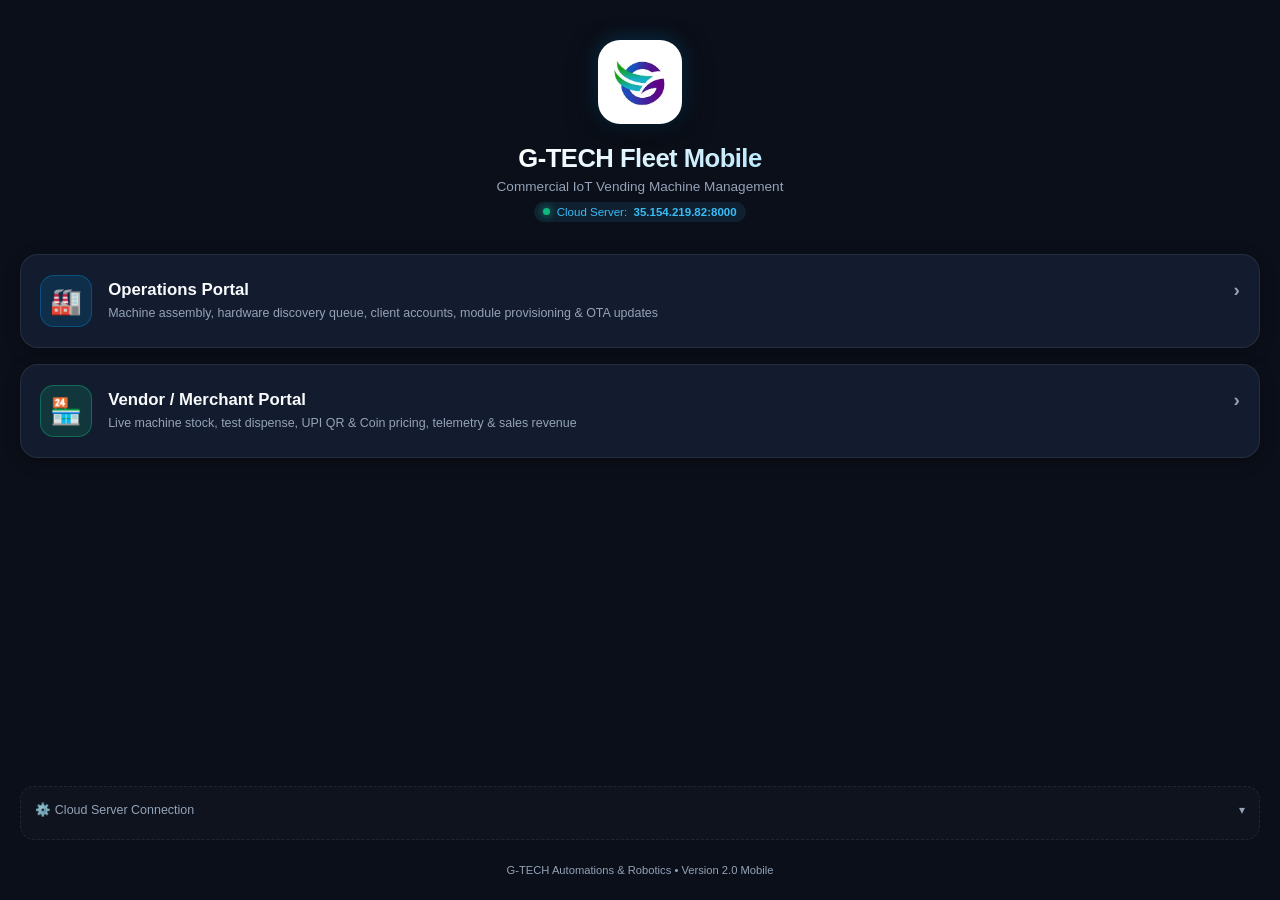
<file: frontend/mobile/index.html>
<!DOCTYPE html>
<html lang="en">
<head>
    <meta charset="UTF-8">
    <meta name="viewport" content="width=device-width, initial-scale=1.0, maximum-scale=1.0, user-scalable=no, viewport-fit=cover">
    <title>G-TECH Fleet Mobile</title>
    <link rel="icon" type="image/png" href="gtech-icon.png">
    <link rel="manifest" href="manifest.json">
    <meta name="theme-color" content="#0b0f19">
    <meta name="apple-mobile-web-app-capable" content="yes">
    <meta name="apple-mobile-web-app-status-bar-style" content="black-translucent">
    <meta name="apple-mobile-web-app-title" content="G-TECH Fleet">
    <style>
        :root {
            --bg-dark: #0b0f19;
            --card-bg: #131b2e;
            --primary: #0284c7;
            --primary-glow: rgba(2, 132, 199, 0.35);
            --accent: #10b981;
            --text-main: #f8fafc;
            --text-muted: #94a3b8;
            --border: rgba(255, 255, 255, 0.08);
        }
        * { box-sizing: border-box; margin: 0; padding: 0; font-family: -apple-system, BlinkMacSystemFont, "Segoe UI", Roboto, sans-serif; -webkit-tap-highlight-color: transparent; }
        body {
            background-color: var(--bg-dark);
            color: var(--text-main);
            min-height: 100vh;
            display: flex;
            flex-direction: column;
            justify-content: space-between;
            padding: max(env(safe-area-inset-top), 1.5rem) 1.25rem max(env(safe-area-inset-bottom), 1.5rem);
            overflow-x: hidden;
        }
        .header {
            text-align: center;
            margin-top: 1rem;
        }
        .logo-wrap {
            width: 84px;
            height: 84px;
            background: #ffffff;
            border-radius: 22px;
            display: flex;
            align-items: center;
            justify-content: center;
            margin: 0 auto 1.25rem;
            box-shadow: 0 10px 30px rgba(0, 0, 0, 0.5), 0 0 20px var(--primary-glow);
            padding: 8px;
        }
        .logo-wrap img {
            width: 100%;
            height: 100%;
            object-fit: contain;
        }
        h1 {
            font-size: 1.6rem;
            font-weight: 800;
            letter-spacing: -0.02em;
            background: linear-gradient(135deg, #ffffff 40%, #38bdf8 100%);
            -webkit-background-clip: text;
            -webkit-text-fill-color: transparent;
        }
        .subtitle {
            color: var(--text-muted);
            font-size: 0.85rem;
            margin-top: 0.35rem;
        }
        .portal-grid {
            display: flex;
            flex-direction: column;
            gap: 1rem;
            margin: 2rem 0;
        }
        .portal-card {
            background: var(--card-bg);
            border: 1px solid var(--border);
            border-radius: 18px;
            padding: 1.25rem 1.2rem;
            display: flex;
            align-items: center;
            gap: 1rem;
            text-decoration: none;
            color: inherit;
            transition: transform 0.2s, border-color 0.2s, box-shadow 0.2s;
            box-shadow: 0 4px 16px rgba(0,0,0,0.25);
            position: relative;
            overflow: hidden;
        }
        .portal-card:active {
            transform: scale(0.98);
        }
        .card-icon {
            width: 52px;
            height: 52px;
            border-radius: 14px;
            display: flex;
            align-items: center;
            justify-content: center;
            font-size: 1.6rem;
            flex-shrink: 0;
        }
        .card-mfg .card-icon {
            background: rgba(2, 132, 199, 0.18);
            border: 1px solid rgba(2, 132, 199, 0.4);
        }
        .card-vendor .card-icon {
            background: rgba(16, 185, 129, 0.18);
            border: 1px solid rgba(16, 185, 129, 0.4);
        }
        .card-info { flex: 1; }
        .card-title {
            font-size: 1.05rem;
            font-weight: 700;
            margin-bottom: 0.25rem;
            display: flex;
            align-items: center;
            justify-content: space-between;
        }
        .card-desc {
            font-size: 0.78rem;
            color: var(--text-muted);
            line-height: 1.35;
        }
        .arrow {
            color: var(--text-muted);
            font-size: 1.2rem;
        }
        .settings-card {
            background: rgba(255, 255, 255, 0.02);
            border: 1px dashed var(--border);
            border-radius: 14px;
            padding: 0.9rem;
            font-size: 0.78rem;
        }
        .settings-header {
            display: flex;
            justify-content: space-between;
            align-items: center;
            color: var(--text-muted);
            margin-bottom: 0.5rem;
            cursor: pointer;
        }
        .settings-body {
            display: none;
            margin-top: 0.5rem;
        }
        .settings-body.open {
            display: block;
        }
        .input-row {
            display: flex;
            gap: 0.5rem;
            margin-top: 0.4rem;
        }
        .server-input {
            flex: 1;
            background: #060911;
            border: 1px solid var(--border);
            color: #fff;
            padding: 0.45rem 0.65rem;
            border-radius: 8px;
            font-size: 0.78rem;
        }
        .save-btn {
            background: var(--primary);
            color: white;
            border: none;
            padding: 0.45rem 0.8rem;
            border-radius: 8px;
            font-weight: 700;
            font-size: 0.78rem;
            cursor: pointer;
        }
        .status-pill {
            display: inline-flex;
            align-items: center;
            gap: 0.4rem;
            font-size: 0.72rem;
            color: #38bdf8;
            background: rgba(56, 189, 248, 0.1);
            padding: 0.25rem 0.6rem;
            border-radius: 999px;
            margin-top: 0.5rem;
        }
        .dot { width: 7px; height: 7px; background: #10b981; border-radius: 50%; box-shadow: 0 0 8px #10b981; }
        .footer {
            text-align: center;
            font-size: 0.7rem;
            color: var(--text-muted);
            margin-top: 1.5rem;
        }
    </style>
</head>
<body>
    <div>
        <div class="header">
            <div class="logo-wrap">
                <img src="gtech-icon.png" alt="G-TECH">
            </div>
            <h1>G-TECH Fleet Mobile</h1>
            <p class="subtitle">Commercial IoT Vending Machine Management</p>
            <div class="status-pill">
                <span class="dot"></span> Cloud Server: <strong id="activeHostLabel">35.154.219.82:8000</strong>
            </div>
        </div>

        <div class="portal-grid">
            <a href="/portal/" class="portal-card card-mfg" onclick="navigateTo('/portal/'); return false;">
                <div class="card-icon">🏭</div>
                <div class="card-info">
                    <div class="card-title">
                        <span>Operations Portal</span>
                        <span class="arrow">&rsaquo;</span>
                    </div>
                    <div class="card-desc">Machine assembly, hardware discovery queue, client accounts, module provisioning & OTA updates</div>
                </div>
            </a>

            <a href="/client-portal/" class="portal-card card-vendor" onclick="navigateTo('/client-portal/'); return false;">
                <div class="card-icon">🏪</div>
                <div class="card-info">
                    <div class="card-title">
                        <span>Vendor / Merchant Portal</span>
                        <span class="arrow">&rsaquo;</span>
                    </div>
                    <div class="card-desc">Live machine stock, test dispense, UPI QR & Coin pricing, telemetry & sales revenue</div>
                </div>
            </a>
        </div>
    </div>

    <div>
        <div class="settings-card">
            <div class="settings-header" onclick="toggleSettings()">
                <span>⚙️ Cloud Server Connection</span>
                <span id="settingsToggleArrow">&#9662;</span>
            </div>
            <div class="settings-body" id="settingsBody">
                <p style="color:var(--text-muted); font-size:0.72rem;">Configure base backend endpoint:</p>
                <div class="input-row">
                    <input type="text" id="serverInput" class="server-input" value="http://35.154.219.82:8000">
                    <button class="save-btn" onclick="saveServer()">Save</button>
                </div>
            </div>
        </div>

        <div class="footer">
            G-TECH Automations & Robotics &bull; Version 2.0 Mobile
        </div>
    </div>

    <script>
        function init() {
            const savedServer = localStorage.getItem("iot_api_server") || "http://35.154.219.82:8000";
            document.getElementById("serverInput").value = savedServer;
            try {
                const u = new URL(savedServer);
                document.getElementById("activeHostLabel").textContent = u.host;
            } catch(e) {
                document.getElementById("activeHostLabel").textContent = savedServer;
            }
        }
        function toggleSettings() {
            const b = document.getElementById("settingsBody");
            b.classList.toggle("open");
            document.getElementById("settingsToggleArrow").innerHTML = b.classList.contains("open") ? "&#9652;" : "&#9662;";
        }
        function saveServer() {
            const val = document.getElementById("serverInput").value.trim().replace(/\/+$/, '');
            if (val) {
                localStorage.setItem("iot_api_server", val);
                alert("✓ Cloud Server set to: " + val);
                init();
            }
        }
        function navigateTo(portalPath) {
            savePortalChoice(portalPath.includes("portal") && !portalPath.includes("client") ? "mfg" : "vendor");
            const savedServer = localStorage.getItem("iot_api_server");
            if (savedServer && savedServer.trim()) {
                const base = savedServer.trim().replace(/\/+$/, '');
                window.location.href = `${base}${portalPath}`;
                return;
            }
            if (window.location.protocol === 'file:' || window.location.protocol === 'capacitor:') {
                window.location.href = `http://35.154.219.82:8000${portalPath}`;
                return;
            }
            window.location.href = portalPath;
        }

        function savePortalChoice(choice) {
            localStorage.setItem("preferred_mobile_portal", choice);
        }
        init();
    </script>
</body>
</html>
</file>
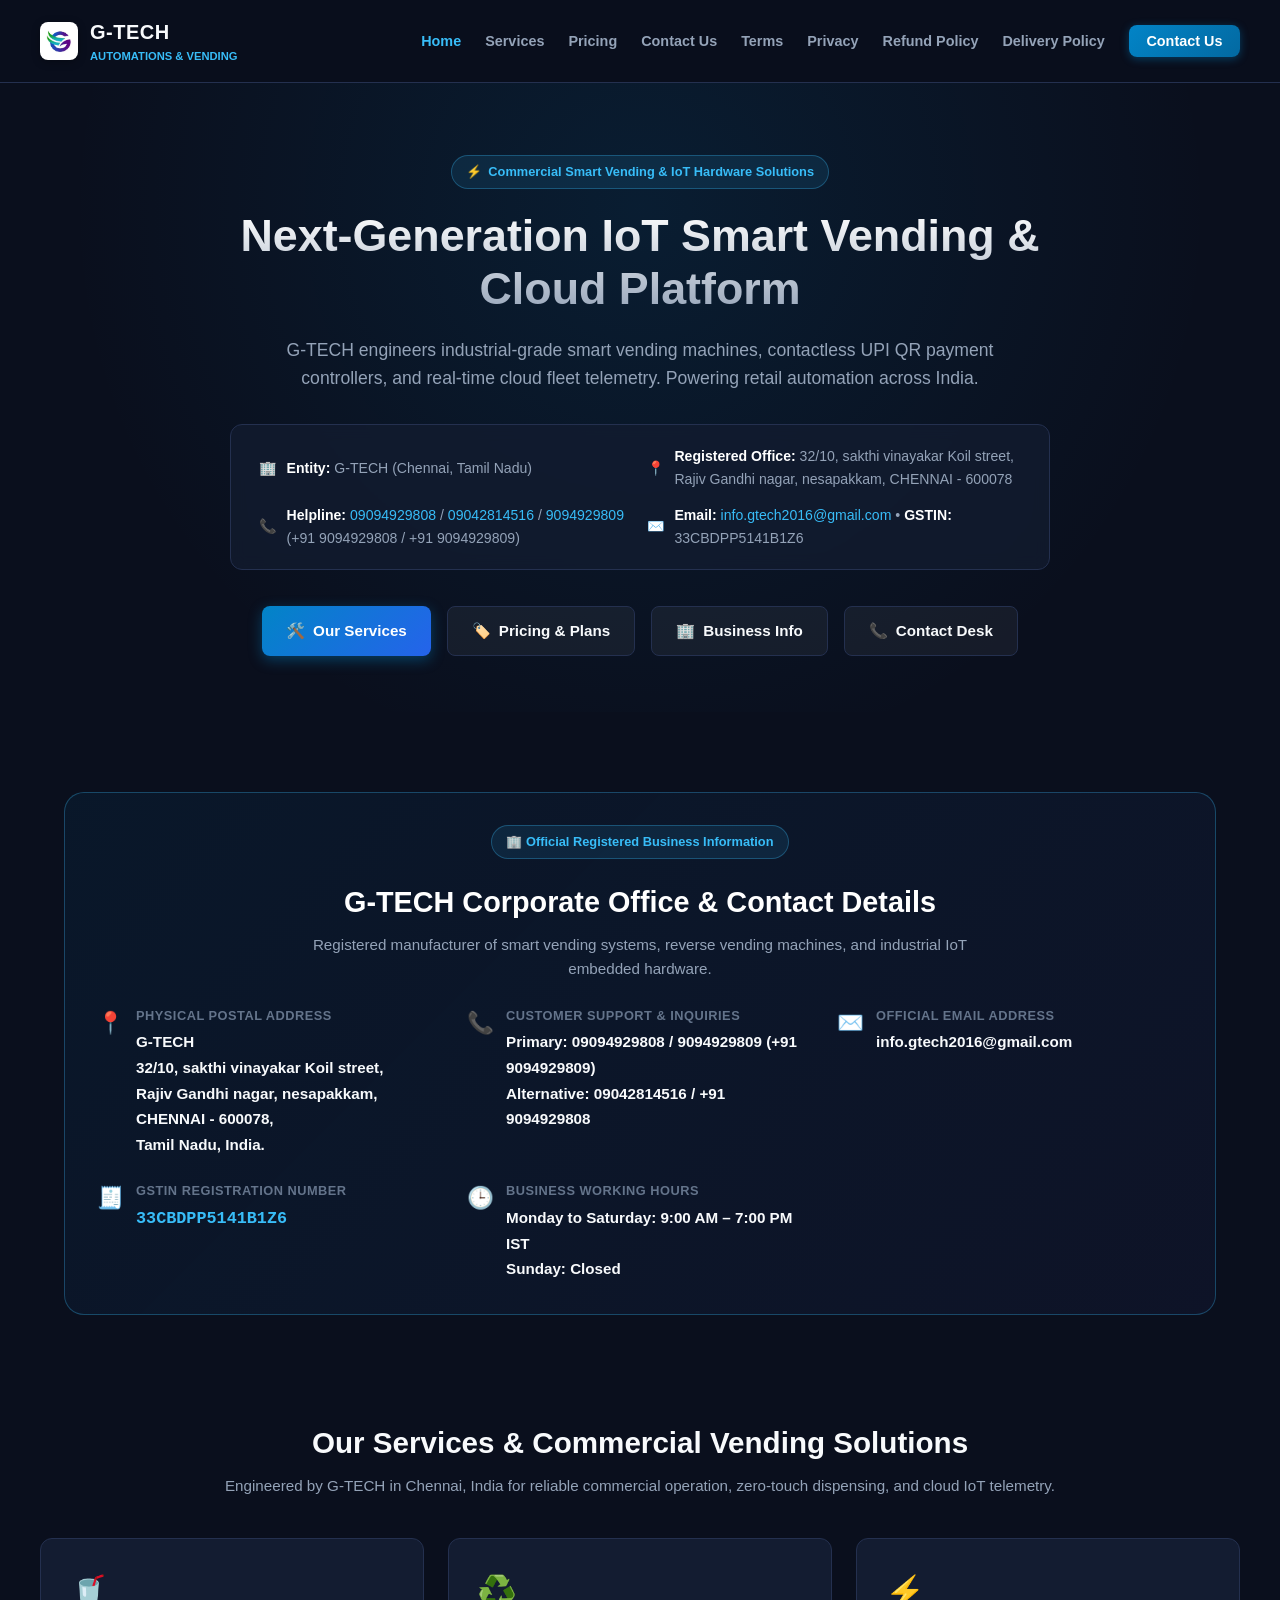
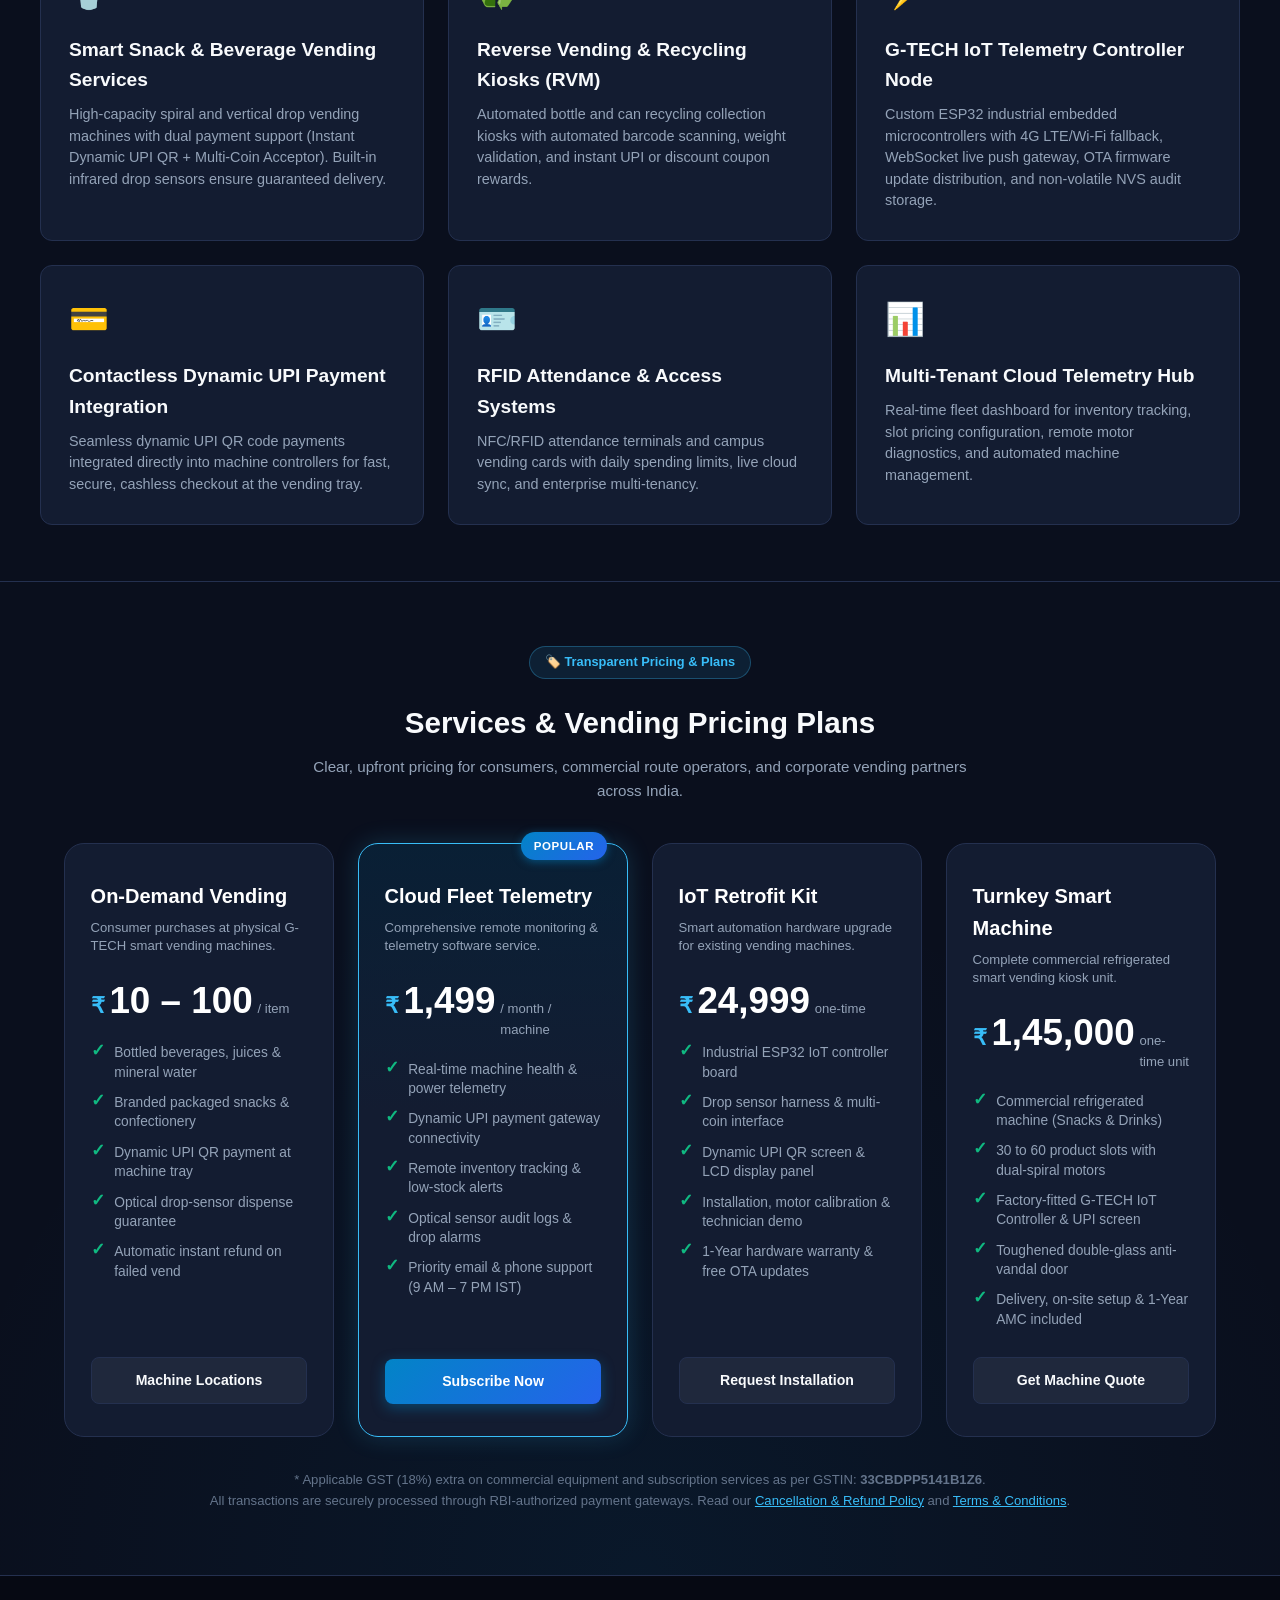
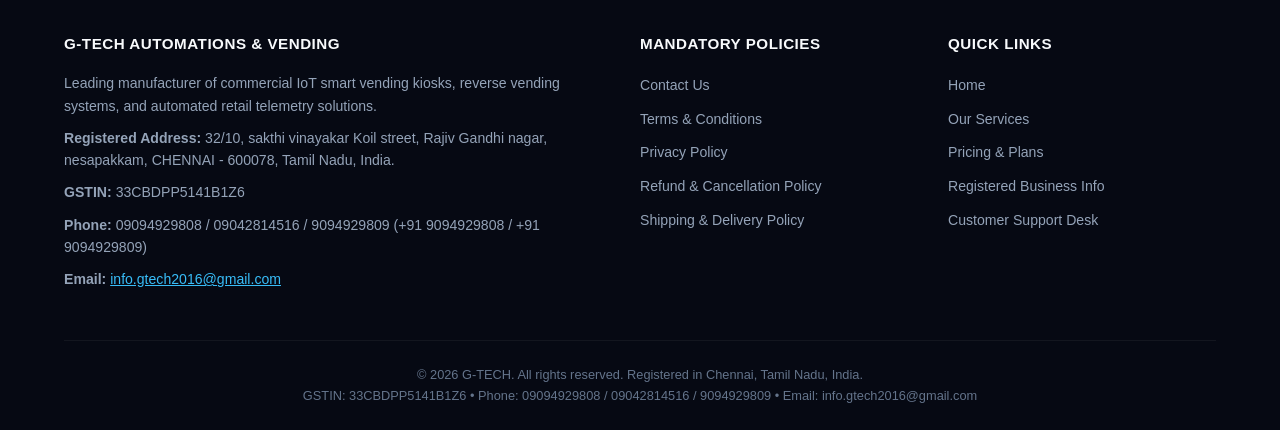
<file: frontend/public-website/index.html>
<!DOCTYPE html>
<html lang="en">
<head>
    <meta charset="UTF-8">
    <meta name="viewport" content="width=device-width, initial-scale=1.0">
    <title>G-TECH | Smart IoT Vending Machines & Industrial Automation</title>
    <meta name="description" content="G-TECH manufactures next-generation commercial smart vending machines, reverse vending nodes, and cloud IoT telemetry hardware in Chennai, India.">
    <link rel="icon" type="image/png" href="gtech-icon.png">
    <link rel="stylesheet" href="styles.css?v=2.0">
</head>
<body>

    <!-- Header Navigation -->
    <header class="site-header">
        <div class="container nav-wrapper">
            <a href="/" class="brand-link">
                <div class="brand-logo">
                    <img src="gtech-icon.png" alt="G-TECH Logo">
                </div>
                <div>
                    <div class="brand-name">G-TECH</div>
                    <div class="brand-sub">Automations & Vending</div>
                </div>
            </a>
            <nav>
                <ul class="nav-links">
                    <li><a href="/" class="active">Home</a></li>
                    <li><a href="#services">Services</a></li>
                    <li><a href="#pricing">Pricing</a></li>
                    <li><a href="/contact">Contact Us</a></li>
                    <li><a href="/terms">Terms</a></li>
                    <li><a href="/privacy">Privacy</a></li>
                    <li><a href="/refund-policy">Refund Policy</a></li>
                    <li><a href="/shipping-policy">Delivery Policy</a></li>
                    <li><a href="/contact" class="btn-header">Contact Us</a></li>
                </ul>
            </nav>
        </div>
    </header>

    <!-- Main Content -->
    <main>
        <!-- Hero Section -->
        <section class="hero-section">
            <div class="container" style="max-width: 900px;">
                <div class="hero-badge">
                    <span>⚡</span> Commercial Smart Vending & IoT Hardware Solutions
                </div>
                <h1 class="hero-title">Next-Generation IoT Smart Vending & Cloud Platform</h1>
                <p class="hero-desc">
                    G-TECH engineers industrial-grade smart vending machines, contactless UPI QR payment controllers, and real-time cloud fleet telemetry. Powering retail automation across India.
                </p>

                <!-- Company Fast Facts (Mandatory for PhonePe Verification) -->
                <div style="background: rgba(19, 28, 49, 0.75); border: 1px solid var(--border-subtle); border-radius: var(--radius-md); padding: 1.25rem 1.75rem; margin: 0 auto 2.25rem; max-width: 820px; text-align: left; backdrop-filter: blur(8px);">
                    <div style="display: grid; grid-template-columns: repeat(auto-fit, minmax(320px, 1fr)); gap: 0.85rem; font-size: 0.88rem; color: var(--text-secondary);">
                        <div class="hero-badge-row">
                            <span>🏢</span>
                            <span><strong>Entity:</strong> G-TECH (Chennai, Tamil Nadu)</span>
                        </div>
                        <div class="hero-badge-row">
                            <span>📍</span>
                            <span><strong>Registered Office:</strong> 32/10, sakthi vinayakar Koil street, Rajiv Gandhi nagar, nesapakkam, CHENNAI - 600078</span>
                        </div>
                        <div class="hero-badge-row">
                            <span>📞</span>
                            <span><strong>Helpline:</strong> <a href="tel:09094929808" style="color:#38bdf8; text-decoration:none;">09094929808</a> / <a href="tel:09042814516" style="color:#38bdf8; text-decoration:none;">09042814516</a> / <a href="tel:9094929809" style="color:#38bdf8; text-decoration:none;">9094929809</a> (+91 9094929808 / +91 9094929809)</span>
                        </div>
                        <div class="hero-badge-row">
                            <span>✉️</span>
                            <span><strong>Email:</strong> <a href="mailto:info.gtech2016@gmail.com" style="color:#38bdf8; text-decoration:none;">info.gtech2016@gmail.com</a> • <strong>GSTIN:</strong> 33CBDPP5141B1Z6</span>
                        </div>
                    </div>
                </div>

                <div class="hero-actions">
                    <a href="#services" class="btn btn-primary">
                        <span>🛠️</span> Our Services
                    </a>
                    <a href="#pricing" class="btn btn-secondary">
                        <span>🏷️</span> Pricing & Plans
                    </a>
                    <a href="#contact-box" class="btn btn-secondary">
                        <span>🏢</span> Business Info
                    </a>
                    <a href="/contact" class="btn btn-secondary">
                        <span>📞</span> Contact Desk
                    </a>
                </div>
            </div>
        </section>

        <!-- Registered Business & Contact Information (Mandatory for PhonePe Verification) -->
        <section id="contact-box" class="container" style="padding-top: 2rem;">
            <div class="business-info-box">
                <div style="text-align: center; max-width: 700px; margin: 0 auto;">
                    <span class="hero-badge">🏢 Official Registered Business Information</span>
                    <h2 style="font-size: 1.8rem; font-weight: 800; margin-bottom: 0.5rem; color: #ffffff;">G-TECH Corporate Office & Contact Details</h2>
                    <p style="color: var(--text-secondary); font-size: 0.95rem;">
                        Registered manufacturer of smart vending systems, reverse vending machines, and industrial IoT embedded hardware.
                    </p>
                </div>

                <div class="info-grid">
                    <div class="info-item">
                        <div class="info-icon">📍</div>
                        <div class="info-content">
                            <strong>Physical Postal Address</strong>
                            <span>G-TECH<br>32/10, sakthi vinayakar Koil street,<br>Rajiv Gandhi nagar, nesapakkam,<br>CHENNAI - 600078,<br>Tamil Nadu, India.</span>
                        </div>
                    </div>

                    <div class="info-item">
                        <div class="info-icon">📞</div>
                        <div class="info-content">
                            <strong>Customer Support & Inquiries</strong>
                            <span>
                                Primary: <a href="tel:09094929808">09094929808</a> / <a href="tel:9094929809">9094929809</a> (+91 9094929809)<br>
                                Alternative: <a href="tel:09042814516">09042814516</a> / <a href="tel:+919094929808">+91 9094929808</a>
                            </span>
                        </div>
                    </div>

                    <div class="info-item">
                        <div class="info-icon">✉️</div>
                        <div class="info-content">
                            <strong>Official Email Address</strong>
                            <span><a href="mailto:info.gtech2016@gmail.com">info.gtech2016@gmail.com</a></span>
                        </div>
                    </div>

                    <div class="info-item">
                        <div class="info-icon">🧾</div>
                        <div class="info-content">
                            <strong>GSTIN Registration Number</strong>
                            <span style="font-family: monospace; font-size: 1.05rem; color: #38bdf8;">33CBDPP5141B1Z6</span>
                        </div>
                    </div>

                    <div class="info-item">
                        <div class="info-icon">🕒</div>
                        <div class="info-content">
                            <strong>Business Working Hours</strong>
                            <span>Monday to Saturday: 9:00 AM – 7:00 PM IST<br>Sunday: Closed</span>
                        </div>
                    </div>
                </div>
            </div>
        </section>

        <!-- Services Section -->
        <section id="services" class="features-section container">
            <h2 class="section-title">Our Services & Commercial Vending Solutions</h2>
            <p class="section-subtitle">Engineered by G-TECH in Chennai, India for reliable commercial operation, zero-touch dispensing, and cloud IoT telemetry.</p>

            <div class="grid-3">
                <div class="card">
                    <div class="card-icon">🥤</div>
                    <h3>Smart Snack & Beverage Vending Services</h3>
                    <p>
                        High-capacity spiral and vertical drop vending machines with dual payment support (Instant Dynamic UPI QR + Multi-Coin Acceptor). Built-in infrared drop sensors ensure guaranteed delivery.
                    </p>
                </div>

                <div class="card">
                    <div class="card-icon">♻️</div>
                    <h3>Reverse Vending & Recycling Kiosks (RVM)</h3>
                    <p>
                        Automated bottle and can recycling collection kiosks with automated barcode scanning, weight validation, and instant UPI or discount coupon rewards.
                    </p>
                </div>

                <div class="card">
                    <div class="card-icon">⚡</div>
                    <h3>G-TECH IoT Telemetry Controller Node</h3>
                    <p>
                        Custom ESP32 industrial embedded microcontrollers with 4G LTE/Wi-Fi fallback, WebSocket live push gateway, OTA firmware update distribution, and non-volatile NVS audit storage.
                    </p>
                </div>

                <div class="card">
                    <div class="card-icon">💳</div>
                    <h3>Contactless Dynamic UPI Payment Integration</h3>
                    <p>
                        Seamless dynamic UPI QR code payments integrated directly into machine controllers for fast, secure, cashless checkout at the vending tray.
                    </p>
                </div>

                <div class="card">
                    <div class="card-icon">🪪</div>
                    <h3>RFID Attendance & Access Systems</h3>
                    <p>
                        NFC/RFID attendance terminals and campus vending cards with daily spending limits, live cloud sync, and enterprise multi-tenancy.
                    </p>
                </div>

                <div class="card">
                    <div class="card-icon">📊</div>
                    <h3>Multi-Tenant Cloud Telemetry Hub</h3>
                    <p>
                        Real-time fleet dashboard for inventory tracking, slot pricing configuration, remote motor diagnostics, and automated machine management.
                    </p>
                </div>
            </div>
        </section>

        <!-- Pricing Section (Mandatory for Payment Gateway Compliance) -->
        <section id="pricing" class="pricing-section">
            <div class="container">
                <div style="text-align: center; max-width: 700px; margin: 0 auto;">
                    <span class="hero-badge">🏷️ Transparent Pricing & Plans</span>
                    <h2 class="section-title">Services & Vending Pricing Plans</h2>
                    <p class="section-subtitle">
                        Clear, upfront pricing for consumers, commercial route operators, and corporate vending partners across India.
                    </p>
                </div>

                <div class="pricing-grid">
                    <!-- Plan 1: On-Demand Vending Purchases -->
                    <div class="pricing-card">
                        <div>
                            <div class="pricing-header">
                                <h3>On-Demand Vending</h3>
                                <p>Consumer purchases at physical G-TECH smart vending machines.</p>
                            </div>
                            <div class="pricing-amount">
                                <span class="currency">₹</span>
                                <span class="price">10 – 100</span>
                                <span class="period">/ item</span>
                            </div>
                            <ul class="pricing-features">
                                <li><span class="check">✓</span> Bottled beverages, juices & mineral water</li>
                                <li><span class="check">✓</span> Branded packaged snacks & confectionery</li>
                                <li><span class="check">✓</span> Dynamic UPI QR payment at machine tray</li>
                                <li><span class="check">✓</span> Optical drop-sensor dispense guarantee</li>
                                <li><span class="check">✓</span> Automatic instant refund on failed vend</li>
                            </ul>
                        </div>
                        <a href="#contact-box" class="btn btn-secondary">Machine Locations</a>
                    </div>

                    <!-- Plan 2: Telemetry & Cloud Service (Featured) -->
                    <div class="pricing-card featured">
                        <div class="pricing-badge">Popular</div>
                        <div>
                            <div class="pricing-header">
                                <h3>Cloud Fleet Telemetry</h3>
                                <p>Comprehensive remote monitoring & telemetry software service.</p>
                            </div>
                            <div class="pricing-amount">
                                <span class="currency">₹</span>
                                <span class="price">1,499</span>
                                <span class="period">/ month / machine</span>
                            </div>
                            <ul class="pricing-features">
                                <li><span class="check">✓</span> Real-time machine health & power telemetry</li>
                                <li><span class="check">✓</span> Dynamic UPI payment gateway connectivity</li>
                                <li><span class="check">✓</span> Remote inventory tracking & low-stock alerts</li>
                                <li><span class="check">✓</span> Optical sensor audit logs & drop alarms</li>
                                <li><span class="check">✓</span> Priority email & phone support (9 AM – 7 PM IST)</li>
                            </ul>
                        </div>
                        <a href="#contact-box" class="btn btn-primary">Subscribe Now</a>
                    </div>

                    <!-- Plan 3: IoT Controller Retrofit Kit -->
                    <div class="pricing-card">
                        <div>
                            <div class="pricing-header">
                                <h3>IoT Retrofit Kit</h3>
                                <p>Smart automation hardware upgrade for existing vending machines.</p>
                            </div>
                            <div class="pricing-amount">
                                <span class="currency">₹</span>
                                <span class="price">24,999</span>
                                <span class="period">one-time</span>
                            </div>
                            <ul class="pricing-features">
                                <li><span class="check">✓</span> Industrial ESP32 IoT controller board</li>
                                <li><span class="check">✓</span> Drop sensor harness & multi-coin interface</li>
                                <li><span class="check">✓</span> Dynamic UPI QR screen & LCD display panel</li>
                                <li><span class="check">✓</span> Installation, motor calibration & technician demo</li>
                                <li><span class="check">✓</span> 1-Year hardware warranty & free OTA updates</li>
                            </ul>
                        </div>
                        <a href="/contact" class="btn btn-secondary">Request Installation</a>
                    </div>

                    <!-- Plan 4: Turnkey Smart Vending Machine -->
                    <div class="pricing-card">
                        <div>
                            <div class="pricing-header">
                                <h3>Turnkey Smart Machine</h3>
                                <p>Complete commercial refrigerated smart vending kiosk unit.</p>
                            </div>
                            <div class="pricing-amount">
                                <span class="currency">₹</span>
                                <span class="price">1,45,000</span>
                                <span class="period">one-time unit</span>
                            </div>
                            <ul class="pricing-features">
                                <li><span class="check">✓</span> Commercial refrigerated machine (Snacks & Drinks)</li>
                                <li><span class="check">✓</span> 30 to 60 product slots with dual-spiral motors</li>
                                <li><span class="check">✓</span> Factory-fitted G-TECH IoT Controller & UPI screen</li>
                                <li><span class="check">✓</span> Toughened double-glass anti-vandal door</li>
                                <li><span class="check">✓</span> Delivery, on-site setup & 1-Year AMC included</li>
                            </ul>
                        </div>
                        <a href="/contact" class="btn btn-secondary">Get Machine Quote</a>
                    </div>
                </div>

                <div class="pricing-tax-note">
                    * Applicable GST (18%) extra on commercial equipment and subscription services as per GSTIN: <strong>33CBDPP5141B1Z6</strong>.<br>
                    All transactions are securely processed through RBI-authorized payment gateways. Read our <a href="/refund-policy" style="color:#38bdf8;">Cancellation & Refund Policy</a> and <a href="/terms" style="color:#38bdf8;">Terms & Conditions</a>.
                </div>
            </div>
        </section>
    </main>

    <!-- Site Footer -->
    <footer class="site-footer">
        <div class="container">
            <div class="footer-grid">
                <div class="footer-col">
                    <h4>G-TECH Automations & Vending</h4>
                    <p>
                        Leading manufacturer of commercial IoT smart vending kiosks, reverse vending systems, and automated retail telemetry solutions.
                    </p>
                    <p><strong>Registered Address:</strong> 32/10, sakthi vinayakar Koil street, Rajiv Gandhi nagar, nesapakkam, CHENNAI - 600078, Tamil Nadu, India.</p>
                    <p><strong>GSTIN:</strong> 33CBDPP5141B1Z6</p>
                    <p><strong>Phone:</strong> 09094929808 / 09042814516 / 9094929809 (+91 9094929808 / +91 9094929809)</p>
                    <p><strong>Email:</strong> <a href="mailto:info.gtech2016@gmail.com" style="color:#38bdf8;">info.gtech2016@gmail.com</a></p>
                </div>

                <div class="footer-col">
                    <h4>Mandatory Policies</h4>
                    <ul class="footer-links">
                        <li><a href="/contact">Contact Us</a></li>
                        <li><a href="/terms">Terms & Conditions</a></li>
                        <li><a href="/privacy">Privacy Policy</a></li>
                        <li><a href="/refund-policy">Refund & Cancellation Policy</a></li>
                        <li><a href="/shipping-policy">Shipping & Delivery Policy</a></li>
                    </ul>
                </div>

                <div class="footer-col">
                    <h4>Quick Links</h4>
                    <ul class="footer-links">
                        <li><a href="/">Home</a></li>
                        <li><a href="#services">Our Services</a></li>
                        <li><a href="#pricing">Pricing & Plans</a></li>
                        <li><a href="#contact-box">Registered Business Info</a></li>
                        <li><a href="/contact">Customer Support Desk</a></li>
                    </ul>
                </div>
            </div>

            <div class="footer-bottom">
                &copy; 2026 G-TECH. All rights reserved. Registered in Chennai, Tamil Nadu, India.
                <br>
                GSTIN: 33CBDPP5141B1Z6 • Phone: 09094929808 / 09042814516 / 9094929809 • Email: info.gtech2016@gmail.com
            </div>
        </div>
    </footer>


</body>
</html>
</file>
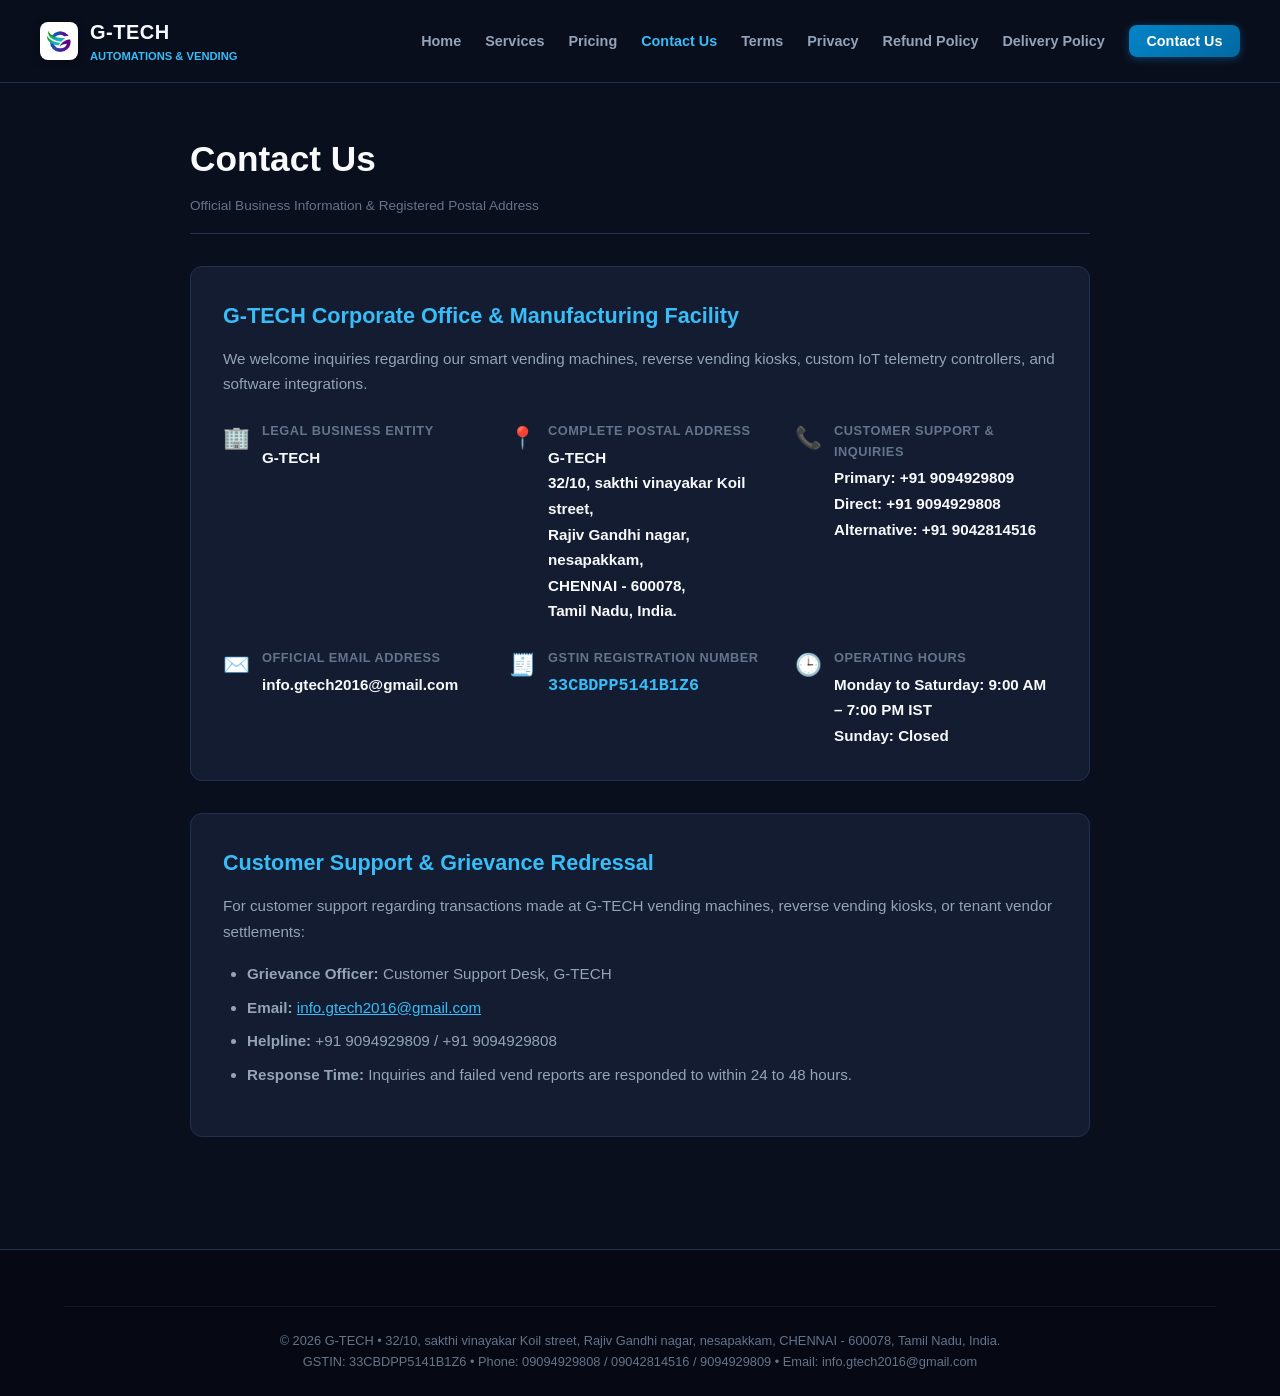
<file: frontend/public-website/contact.html>
<!DOCTYPE html>
<html lang="en">
<head>
    <meta charset="UTF-8">
    <meta name="viewport" content="width=device-width, initial-scale=1.0">
    <title>Contact Us | G-TECH Smart Vending & Automations</title>
    <meta name="description" content="Contact G-TECH registered office in Chennai, Tamil Nadu. Official business phone, email, and postal address.">
    <link rel="icon" type="image/png" href="gtech-icon.png">
    <link rel="stylesheet" href="styles.css?v=1.0">
</head>
<body>

    <!-- Header Navigation -->
    <header class="site-header">
        <div class="container nav-wrapper">
            <a href="/" class="brand-link">
                <div class="brand-logo">
                    <img src="gtech-icon.png" alt="G-TECH Logo">
                </div>
                <div>
                    <div class="brand-name">G-TECH</div>
                    <div class="brand-sub">Automations & Vending</div>
                </div>
            </a>
            <nav>
                <ul class="nav-links">
                    <li><a href="/">Home</a></li>
                    <li><a href="/#services">Services</a></li>
                    <li><a href="/#pricing">Pricing</a></li>
                    <li><a href="/contact" class="active">Contact Us</a></li>
                    <li><a href="/terms">Terms</a></li>
                    <li><a href="/privacy">Privacy</a></li>
                    <li><a href="/refund-policy">Refund Policy</a></li>
                    <li><a href="/shipping-policy">Delivery Policy</a></li>
                    <li><a href="/contact" class="btn-header">Contact Us</a></li>
                </ul>
            </nav>
        </div>
    </header>

    <main class="content-wrapper container">
        <h1 class="page-title">Contact Us</h1>
        <p class="page-meta">Official Business Information & Registered Postal Address</p>

        <div class="policy-card">
            <h2>G-TECH Corporate Office & Manufacturing Facility</h2>
            <p>
                We welcome inquiries regarding our smart vending machines, reverse vending kiosks, custom IoT telemetry controllers, and software integrations.
            </p>

            <div class="info-grid" style="margin-top: 1.5rem;">
                <div class="info-item">
                    <div class="info-icon">🏢</div>
                    <div class="info-content">
                        <strong>Legal Business Entity</strong>
                        <span>G-TECH</span>
                    </div>
                </div>

                <div class="info-item">
                    <div class="info-icon">📍</div>
                    <div class="info-content">
                        <strong>Complete Postal Address</strong>
                        <span>G-TECH<br>32/10, sakthi vinayakar Koil street,<br>Rajiv Gandhi nagar, nesapakkam,<br>CHENNAI - 600078,<br>Tamil Nadu, India.</span>
                    </div>
                </div>

                <div class="info-item">
                    <div class="info-icon">📞</div>
                    <div class="info-content">
                        <strong>Customer Support & Inquiries</strong>
                        <span>
                            Primary: <a href="tel:+919094929809">+91 9094929809</a><br>
                            Direct: <a href="tel:+919094929808">+91 9094929808</a><br>
                            Alternative: <a href="tel:+919042814516">+91 9042814516</a>
                        </span>
                    </div>
                </div>

                <div class="info-item">
                    <div class="info-icon">✉️</div>
                    <div class="info-content">
                        <strong>Official Email Address</strong>
                        <span><a href="mailto:info.gtech2016@gmail.com">info.gtech2016@gmail.com</a></span>
                    </div>
                </div>

                <div class="info-item">
                    <div class="info-icon">🧾</div>
                    <div class="info-content">
                        <strong>GSTIN Registration Number</strong>
                        <span style="font-family: monospace; font-size: 1.05rem; color: #38bdf8;">33CBDPP5141B1Z6</span>
                    </div>
                </div>

                <div class="info-item">
                    <div class="info-icon">🕒</div>
                    <div class="info-content">
                        <strong>Operating Hours</strong>
                        <span>Monday to Saturday: 9:00 AM – 7:00 PM IST<br>Sunday: Closed</span>
                    </div>
                </div>
            </div>
        </div>

        <div class="policy-card">
            <h2>Customer Support & Grievance Redressal</h2>
            <p>
                For customer support regarding transactions made at G-TECH vending machines, reverse vending kiosks, or tenant vendor settlements:
            </p>
            <ul>
                <li><strong>Grievance Officer:</strong> Customer Support Desk, G-TECH</li>
                <li><strong>Email:</strong> <a href="mailto:info.gtech2016@gmail.com" style="color:#38bdf8;">info.gtech2016@gmail.com</a></li>
                <li><strong>Helpline:</strong> +91 9094929809 / +91 9094929808</li>
                <li><strong>Response Time:</strong> Inquiries and failed vend reports are responded to within 24 to 48 hours.</li>
            </ul>
        </div>
    </main>

    <!-- Site Footer -->
    <footer class="site-footer">
        <div class="container">
            <div class="footer-bottom">
                &copy; 2026 G-TECH • 32/10, sakthi vinayakar Koil street, Rajiv Gandhi nagar, nesapakkam, CHENNAI - 600078, Tamil Nadu, India.
                <br>
                GSTIN: 33CBDPP5141B1Z6 • Phone: 09094929808 / 09042814516 / 9094929809 • Email: info.gtech2016@gmail.com
            </div>
        </div>
    </footer>

</body>
</html>
</file>
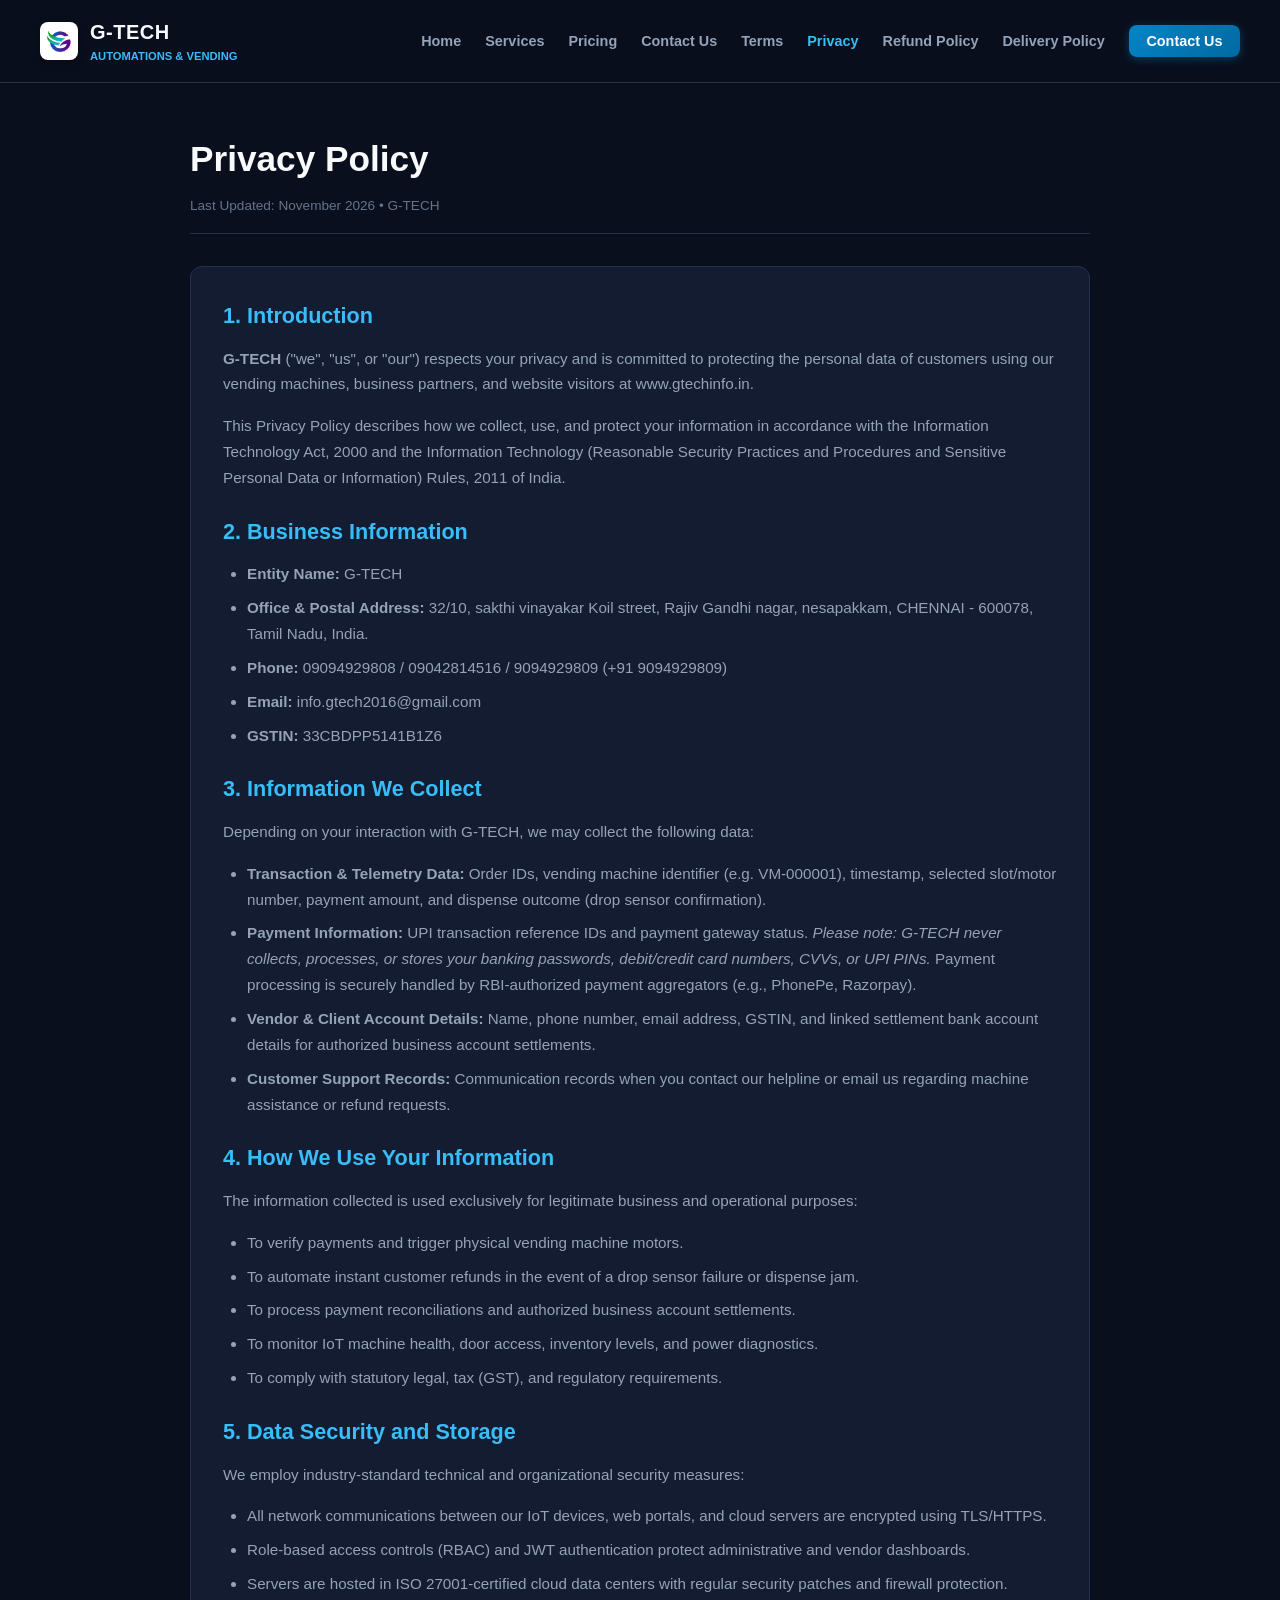
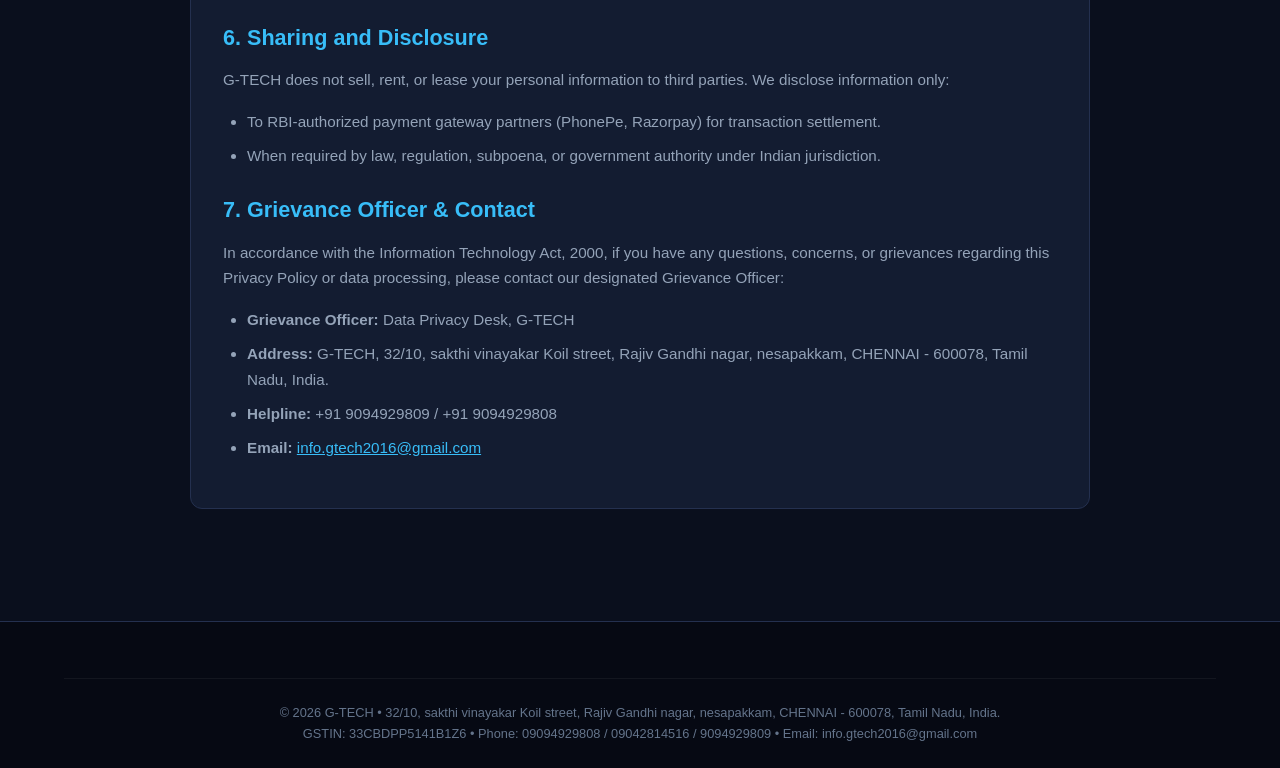
<file: frontend/public-website/privacy.html>
<!DOCTYPE html>
<html lang="en">
<head>
    <meta charset="UTF-8">
    <meta name="viewport" content="width=device-width, initial-scale=1.0">
    <title>Privacy Policy | G-TECH Smart Vending & Automations</title>
    <meta name="description" content="Privacy Policy of G-TECH Smart Vending & Automations, Chennai, Tamil Nadu. How we collect, handle and protect your data.">
    <link rel="icon" type="image/png" href="gtech-icon.png">
    <link rel="stylesheet" href="styles.css?v=1.0">
</head>
<body>

    <!-- Header Navigation -->
    <header class="site-header">
        <div class="container nav-wrapper">
            <a href="/" class="brand-link">
                <div class="brand-logo">
                    <img src="gtech-icon.png" alt="G-TECH Logo">
                </div>
                <div>
                    <div class="brand-name">G-TECH</div>
                    <div class="brand-sub">Automations & Vending</div>
                </div>
            </a>
            <nav>
                <ul class="nav-links">
                    <li><a href="/">Home</a></li>
                    <li><a href="/#services">Services</a></li>
                    <li><a href="/#pricing">Pricing</a></li>
                    <li><a href="/contact">Contact Us</a></li>
                    <li><a href="/terms">Terms</a></li>
                    <li><a href="/privacy" class="active">Privacy</a></li>
                    <li><a href="/refund-policy">Refund Policy</a></li>
                    <li><a href="/shipping-policy">Delivery Policy</a></li>
                    <li><a href="/contact" class="btn-header">Contact Us</a></li>
                </ul>
            </nav>
        </div>
    </header>

    <main class="content-wrapper container">
        <h1 class="page-title">Privacy Policy</h1>
        <p class="page-meta">Last Updated: November 2026 • G-TECH</p>

        <div class="policy-card">
            <h2>1. Introduction</h2>
            <p>
                <strong>G-TECH</strong> ("we", "us", or "our") respects your privacy and is committed to protecting the personal data of customers using our vending machines, business partners, and website visitors at <code>www.gtechinfo.in</code>.
            </p>
            <p>
                This Privacy Policy describes how we collect, use, and protect your information in accordance with the Information Technology Act, 2000 and the Information Technology (Reasonable Security Practices and Procedures and Sensitive Personal Data or Information) Rules, 2011 of India.
            </p>

            <h2>2. Business Information</h2>
            <ul>
                <li><strong>Entity Name:</strong> G-TECH</li>
                <li><strong>Office & Postal Address:</strong> 32/10, sakthi vinayakar Koil street, Rajiv Gandhi nagar, nesapakkam, CHENNAI - 600078, Tamil Nadu, India.</li>
                <li><strong>Phone:</strong> 09094929808 / 09042814516 / 9094929809 (+91 9094929809)</li>
                <li><strong>Email:</strong> info.gtech2016@gmail.com</li>
                <li><strong>GSTIN:</strong> 33CBDPP5141B1Z6</li>
            </ul>

            <h2>3. Information We Collect</h2>
            <p>
                Depending on your interaction with G-TECH, we may collect the following data:
            </p>
            <ul>
                <li><strong>Transaction & Telemetry Data:</strong> Order IDs, vending machine identifier (e.g. <code>VM-000001</code>), timestamp, selected slot/motor number, payment amount, and dispense outcome (drop sensor confirmation).</li>
                <li><strong>Payment Information:</strong> UPI transaction reference IDs and payment gateway status. <em>Please note: G-TECH never collects, processes, or stores your banking passwords, debit/credit card numbers, CVVs, or UPI PINs.</em> Payment processing is securely handled by RBI-authorized payment aggregators (e.g., PhonePe, Razorpay).</li>
                <li><strong>Vendor & Client Account Details:</strong> Name, phone number, email address, GSTIN, and linked settlement bank account details for authorized business account settlements.</li>
                <li><strong>Customer Support Records:</strong> Communication records when you contact our helpline or email us regarding machine assistance or refund requests.</li>
            </ul>

            <h2>4. How We Use Your Information</h2>
            <p>
                The information collected is used exclusively for legitimate business and operational purposes:
            </p>
            <ul>
                <li>To verify payments and trigger physical vending machine motors.</li>
                <li>To automate instant customer refunds in the event of a drop sensor failure or dispense jam.</li>
                <li>To process payment reconciliations and authorized business account settlements.</li>
                <li>To monitor IoT machine health, door access, inventory levels, and power diagnostics.</li>
                <li>To comply with statutory legal, tax (GST), and regulatory requirements.</li>
            </ul>

            <h2>5. Data Security and Storage</h2>
            <p>
                We employ industry-standard technical and organizational security measures:
            </p>
            <ul>
                <li>All network communications between our IoT devices, web portals, and cloud servers are encrypted using TLS/HTTPS.</li>
                <li>Role-based access controls (RBAC) and JWT authentication protect administrative and vendor dashboards.</li>
                <li>Servers are hosted in ISO 27001-certified cloud data centers with regular security patches and firewall protection.</li>
            </ul>

            <h2>6. Sharing and Disclosure</h2>
            <p>
                G-TECH does not sell, rent, or lease your personal information to third parties. We disclose information only:
            </p>
            <ul>
                <li>To RBI-authorized payment gateway partners (PhonePe, Razorpay) for transaction settlement.</li>
                <li>When required by law, regulation, subpoena, or government authority under Indian jurisdiction.</li>
            </ul>

            <h2>7. Grievance Officer & Contact</h2>
            <p>
                In accordance with the Information Technology Act, 2000, if you have any questions, concerns, or grievances regarding this Privacy Policy or data processing, please contact our designated Grievance Officer:
            </p>
            <ul>
                <li><strong>Grievance Officer:</strong> Data Privacy Desk, G-TECH</li>
                <li><strong>Address:</strong> G-TECH, 32/10, sakthi vinayakar Koil street, Rajiv Gandhi nagar, nesapakkam, CHENNAI - 600078, Tamil Nadu, India.</li>
                <li><strong>Helpline:</strong> +91 9094929809 / +91 9094929808</li>
                <li><strong>Email:</strong> <a href="mailto:info.gtech2016@gmail.com" style="color: #38bdf8;">info.gtech2016@gmail.com</a></li>
            </ul>
        </div>
    </main>

    <!-- Site Footer -->
    <footer class="site-footer">
        <div class="container">
            <div class="footer-bottom">
                &copy; 2026 G-TECH • 32/10, sakthi vinayakar Koil street, Rajiv Gandhi nagar, nesapakkam, CHENNAI - 600078, Tamil Nadu, India.
                <br>
                GSTIN: 33CBDPP5141B1Z6 • Phone: 09094929808 / 09042814516 / 9094929809 • Email: info.gtech2016@gmail.com
            </div>
        </div>
    </footer>

</body>
</html>
</file>
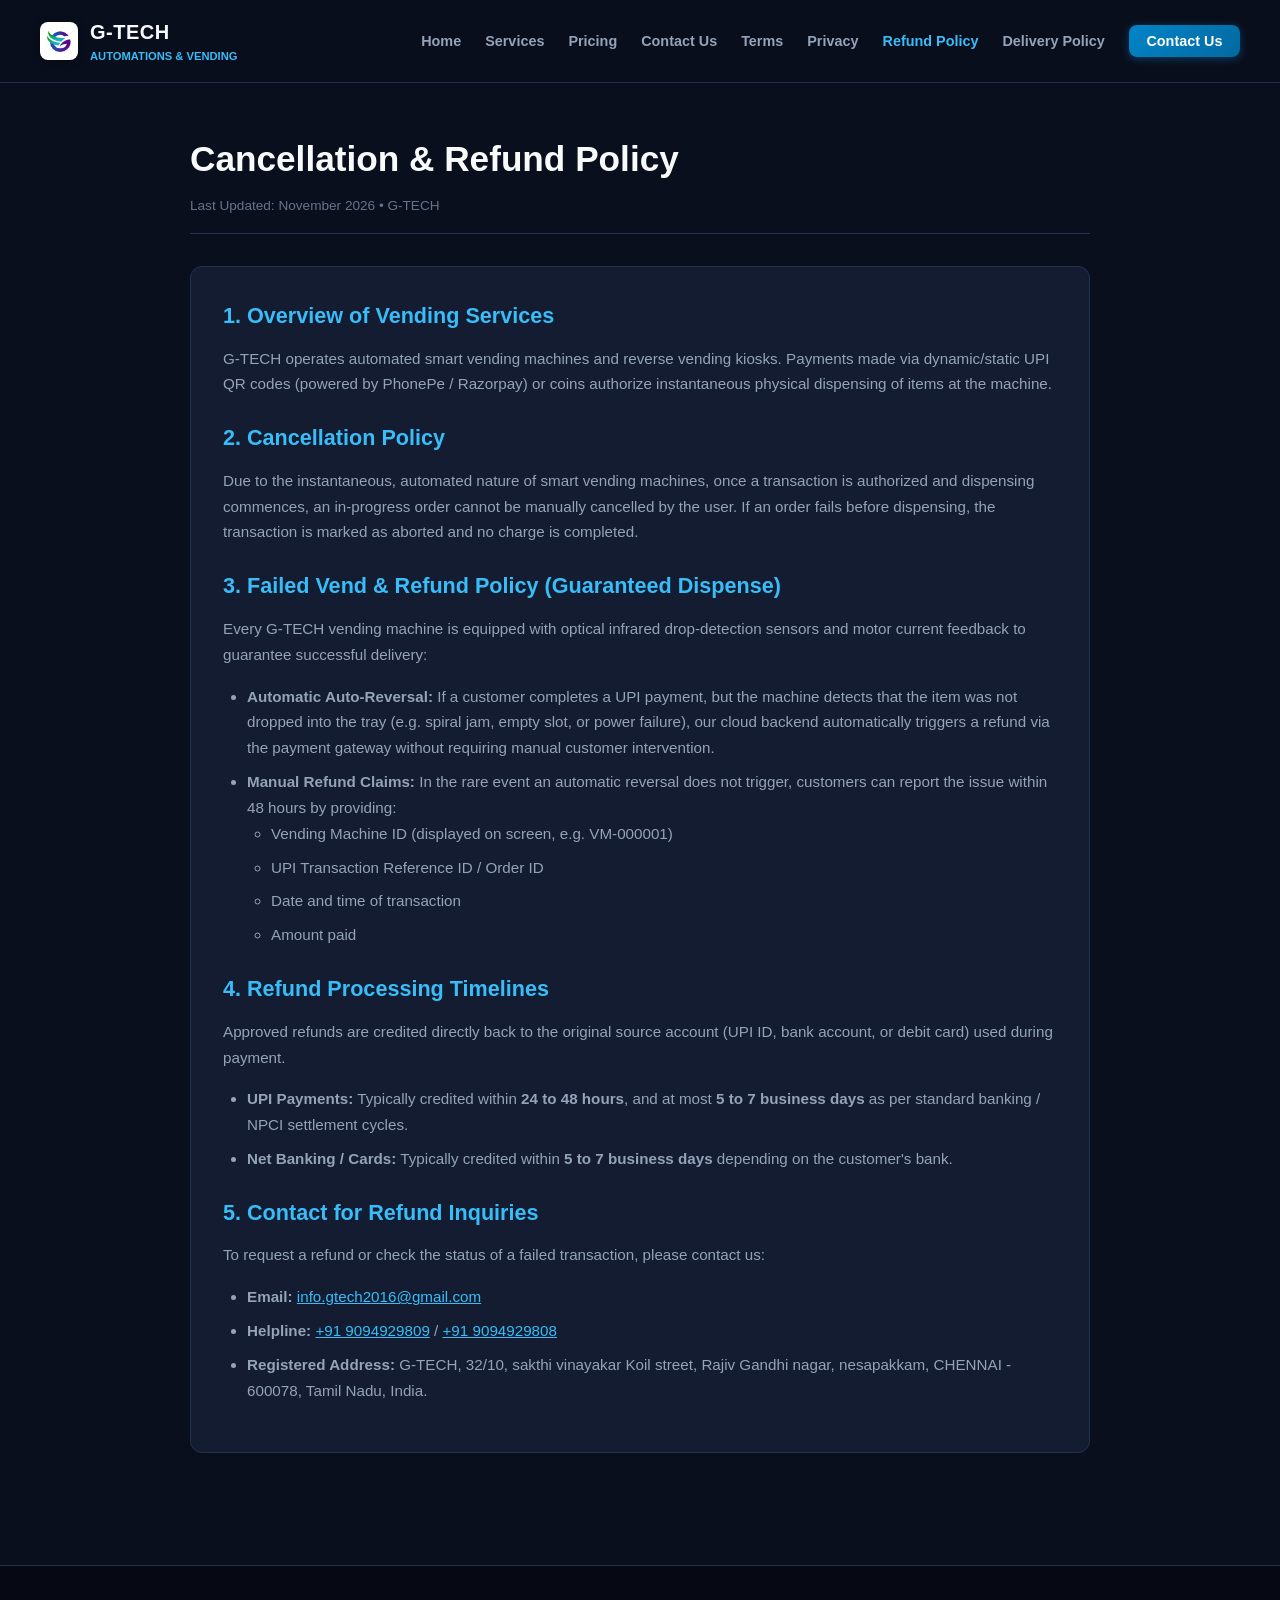
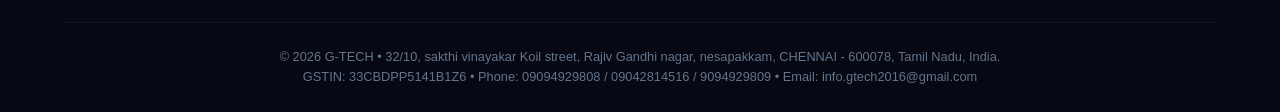
<file: frontend/public-website/refund-policy.html>
<!DOCTYPE html>
<html lang="en">
<head>
    <meta charset="UTF-8">
    <meta name="viewport" content="width=device-width, initial-scale=1.0">
    <title>Cancellation & Refund Policy | G-TECH</title>
    <meta name="description" content="Official cancellation and refund policy for G-TECH automated vending machines and IoT telemetry services.">
    <link rel="icon" type="image/png" href="gtech-icon.png">
    <link rel="stylesheet" href="styles.css?v=1.0">
</head>
<body>

    <header class="site-header">
        <div class="container nav-wrapper">
            <a href="/" class="brand-link">
                <div class="brand-logo">
                    <img src="gtech-icon.png" alt="G-TECH Logo">
                </div>
                <div>
                    <div class="brand-name">G-TECH</div>
                    <div class="brand-sub">Automations & Vending</div>
                </div>
            </a>
            <nav>
                <ul class="nav-links">
                    <li><a href="/">Home</a></li>
                    <li><a href="/#services">Services</a></li>
                    <li><a href="/#pricing">Pricing</a></li>
                    <li><a href="/contact">Contact Us</a></li>
                    <li><a href="/terms">Terms</a></li>
                    <li><a href="/privacy">Privacy</a></li>
                    <li><a href="/refund-policy" class="active">Refund Policy</a></li>
                    <li><a href="/shipping-policy">Delivery Policy</a></li>
                    <li><a href="/contact" class="btn-header">Contact Us</a></li>
                </ul>
            </nav>
        </div>
    </header>

    <main class="content-wrapper container">
        <h1 class="page-title">Cancellation & Refund Policy</h1>
        <p class="page-meta">Last Updated: November 2026 • G-TECH</p>

        <div class="policy-card">
            <h2>1. Overview of Vending Services</h2>
            <p>
                G-TECH operates automated smart vending machines and reverse vending kiosks. Payments made via dynamic/static UPI QR codes (powered by PhonePe / Razorpay) or coins authorize instantaneous physical dispensing of items at the machine.
            </p>

            <h2>2. Cancellation Policy</h2>
            <p>
                Due to the instantaneous, automated nature of smart vending machines, once a transaction is authorized and dispensing commences, an in-progress order cannot be manually cancelled by the user. If an order fails before dispensing, the transaction is marked as aborted and no charge is completed.
            </p>

            <h2>3. Failed Vend & Refund Policy (Guaranteed Dispense)</h2>
            <p>
                Every G-TECH vending machine is equipped with optical infrared drop-detection sensors and motor current feedback to guarantee successful delivery:
            </p>
            <ul>
                <li><strong>Automatic Auto-Reversal:</strong> If a customer completes a UPI payment, but the machine detects that the item was not dropped into the tray (e.g. spiral jam, empty slot, or power failure), our cloud backend automatically triggers a refund via the payment gateway without requiring manual customer intervention.</li>
                <li><strong>Manual Refund Claims:</strong> In the rare event an automatic reversal does not trigger, customers can report the issue within 48 hours by providing:
                    <ul>
                        <li>Vending Machine ID (displayed on screen, e.g. <code>VM-000001</code>)</li>
                        <li>UPI Transaction Reference ID / Order ID</li>
                        <li>Date and time of transaction</li>
                        <li>Amount paid</li>
                    </ul>
                </li>
            </ul>

            <h2>4. Refund Processing Timelines</h2>
            <p>
                Approved refunds are credited directly back to the original source account (UPI ID, bank account, or debit card) used during payment.
            </p>
            <ul>
                <li><strong>UPI Payments:</strong> Typically credited within <strong>24 to 48 hours</strong>, and at most <strong>5 to 7 business days</strong> as per standard banking / NPCI settlement cycles.</li>
                <li><strong>Net Banking / Cards:</strong> Typically credited within <strong>5 to 7 business days</strong> depending on the customer's bank.</li>
            </ul>

            <h2>5. Contact for Refund Inquiries</h2>
            <p>
                To request a refund or check the status of a failed transaction, please contact us:
            </p>
            <ul>
                <li><strong>Email:</strong> <a href="mailto:info.gtech2016@gmail.com" style="color:#38bdf8;">info.gtech2016@gmail.com</a></li>
                <li><strong>Helpline:</strong> <a href="tel:+919094929809" style="color:#38bdf8;">+91 9094929809</a> / <a href="tel:+919094929808" style="color:#38bdf8;">+91 9094929808</a></li>
                <li><strong>Registered Address:</strong> G-TECH, 32/10, sakthi vinayakar Koil street, Rajiv Gandhi nagar, nesapakkam, CHENNAI - 600078, Tamil Nadu, India.</li>
            </ul>
        </div>
    </main>

    <footer class="site-footer">
        <div class="container">
            <div class="footer-bottom">
                &copy; 2026 G-TECH • 32/10, sakthi vinayakar Koil street, Rajiv Gandhi nagar, nesapakkam, CHENNAI - 600078, Tamil Nadu, India.
                <br>
                GSTIN: 33CBDPP5141B1Z6 • Phone: 09094929808 / 09042814516 / 9094929809 • Email: info.gtech2016@gmail.com
            </div>
        </div>
    </footer>

</body>
</html>
</file>
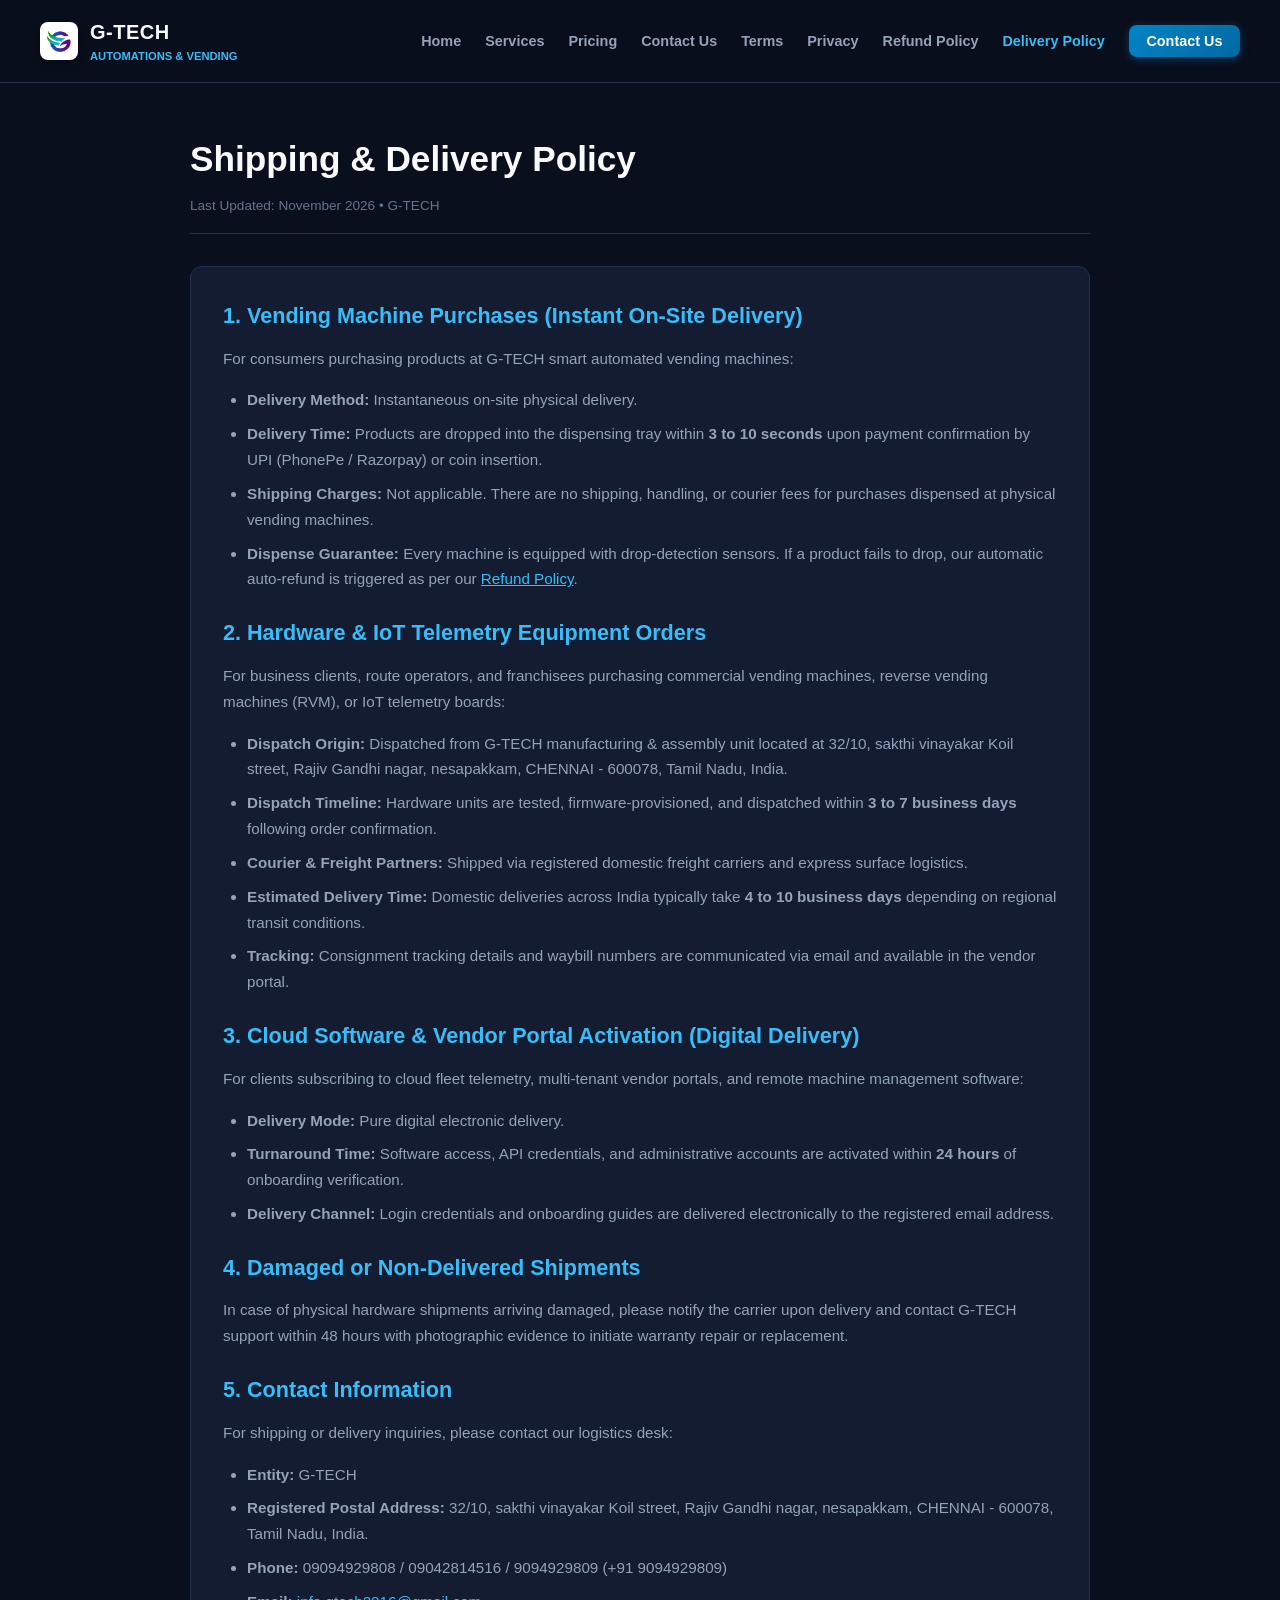
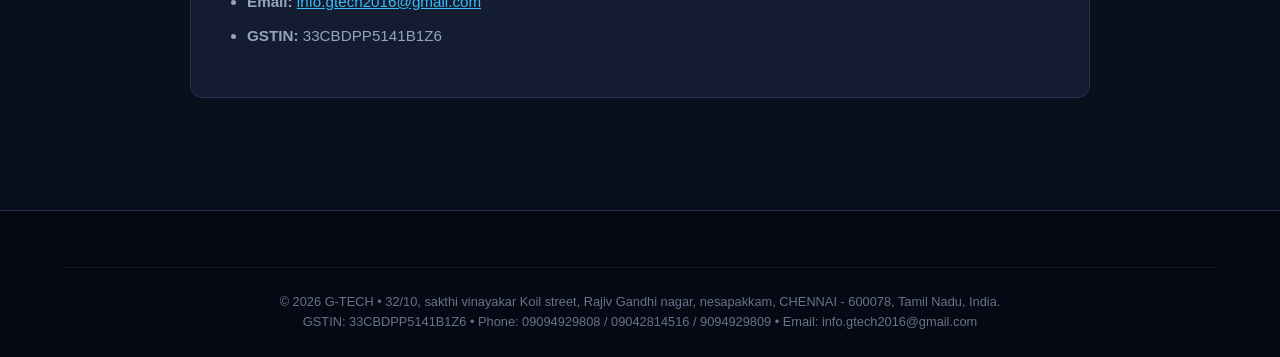
<file: frontend/public-website/shipping-policy.html>
<!DOCTYPE html>
<html lang="en">
<head>
    <meta charset="UTF-8">
    <meta name="viewport" content="width=device-width, initial-scale=1.0">
    <title>Shipping & Delivery Policy | G-TECH Smart Vending & Automations</title>
    <meta name="description" content="Shipping and Delivery Policy of G-TECH Smart Vending Machines, Telemetry Controllers and Cloud Software.">
    <link rel="icon" type="image/png" href="gtech-icon.png">
    <link rel="stylesheet" href="styles.css?v=1.0">
</head>
<body>

    <!-- Header Navigation -->
    <header class="site-header">
        <div class="container nav-wrapper">
            <a href="/" class="brand-link">
                <div class="brand-logo">
                    <img src="gtech-icon.png" alt="G-TECH Logo">
                </div>
                <div>
                    <div class="brand-name">G-TECH</div>
                    <div class="brand-sub">Automations & Vending</div>
                </div>
            </a>
            <nav>
                <ul class="nav-links">
                    <li><a href="/">Home</a></li>
                    <li><a href="/#services">Services</a></li>
                    <li><a href="/#pricing">Pricing</a></li>
                    <li><a href="/contact">Contact Us</a></li>
                    <li><a href="/terms">Terms</a></li>
                    <li><a href="/privacy">Privacy</a></li>
                    <li><a href="/refund-policy">Refund Policy</a></li>
                    <li><a href="/shipping-policy" class="active">Delivery Policy</a></li>
                    <li><a href="/contact" class="btn-header">Contact Us</a></li>
                </ul>
            </nav>
        </div>
    </header>

    <main class="content-wrapper container">
        <h1 class="page-title">Shipping & Delivery Policy</h1>
        <p class="page-meta">Last Updated: November 2026 • G-TECH</p>

        <div class="policy-card">
            <h2>1. Vending Machine Purchases (Instant On-Site Delivery)</h2>
            <p>
                For consumers purchasing products at G-TECH smart automated vending machines:
            </p>
            <ul>
                <li><strong>Delivery Method:</strong> Instantaneous on-site physical delivery.</li>
                <li><strong>Delivery Time:</strong> Products are dropped into the dispensing tray within <strong>3 to 10 seconds</strong> upon payment confirmation by UPI (PhonePe / Razorpay) or coin insertion.</li>
                <li><strong>Shipping Charges:</strong> Not applicable. There are no shipping, handling, or courier fees for purchases dispensed at physical vending machines.</li>
                <li><strong>Dispense Guarantee:</strong> Every machine is equipped with drop-detection sensors. If a product fails to drop, our automatic auto-refund is triggered as per our <a href="/refund-policy" style="color:#38bdf8;">Refund Policy</a>.</li>
            </ul>

            <h2>2. Hardware & IoT Telemetry Equipment Orders</h2>
            <p>
                For business clients, route operators, and franchisees purchasing commercial vending machines, reverse vending machines (RVM), or IoT telemetry boards:
            </p>
            <ul>
                <li><strong>Dispatch Origin:</strong> Dispatched from G-TECH manufacturing & assembly unit located at 32/10, sakthi vinayakar Koil street, Rajiv Gandhi nagar, nesapakkam, CHENNAI - 600078, Tamil Nadu, India.</li>
                <li><strong>Dispatch Timeline:</strong> Hardware units are tested, firmware-provisioned, and dispatched within <strong>3 to 7 business days</strong> following order confirmation.</li>
                <li><strong>Courier & Freight Partners:</strong> Shipped via registered domestic freight carriers and express surface logistics.</li>
                <li><strong>Estimated Delivery Time:</strong> Domestic deliveries across India typically take <strong>4 to 10 business days</strong> depending on regional transit conditions.</li>
                <li><strong>Tracking:</strong> Consignment tracking details and waybill numbers are communicated via email and available in the vendor portal.</li>
            </ul>

            <h2>3. Cloud Software & Vendor Portal Activation (Digital Delivery)</h2>
            <p>
                For clients subscribing to cloud fleet telemetry, multi-tenant vendor portals, and remote machine management software:
            </p>
            <ul>
                <li><strong>Delivery Mode:</strong> Pure digital electronic delivery.</li>
                <li><strong>Turnaround Time:</strong> Software access, API credentials, and administrative accounts are activated within <strong>24 hours</strong> of onboarding verification.</li>
                <li><strong>Delivery Channel:</strong> Login credentials and onboarding guides are delivered electronically to the registered email address.</li>
            </ul>

            <h2>4. Damaged or Non-Delivered Shipments</h2>
            <p>
                In case of physical hardware shipments arriving damaged, please notify the carrier upon delivery and contact G-TECH support within 48 hours with photographic evidence to initiate warranty repair or replacement.
            </p>

            <h2>5. Contact Information</h2>
            <p>
                For shipping or delivery inquiries, please contact our logistics desk:
            </p>
            <ul>
                <li><strong>Entity:</strong> G-TECH</li>
                <li><strong>Registered Postal Address:</strong> 32/10, sakthi vinayakar Koil street, Rajiv Gandhi nagar, nesapakkam, CHENNAI - 600078, Tamil Nadu, India.</li>
                <li><strong>Phone:</strong> 09094929808 / 09042814516 / 9094929809 (+91 9094929809)</li>
                <li><strong>Email:</strong> <a href="mailto:info.gtech2016@gmail.com" style="color:#38bdf8;">info.gtech2016@gmail.com</a></li>
                <li><strong>GSTIN:</strong> 33CBDPP5141B1Z6</li>
            </ul>
        </div>
    </main>

    <!-- Site Footer -->
    <footer class="site-footer">
        <div class="container">
            <div class="footer-bottom">
                &copy; 2026 G-TECH • 32/10, sakthi vinayakar Koil street, Rajiv Gandhi nagar, nesapakkam, CHENNAI - 600078, Tamil Nadu, India.
                <br>
                GSTIN: 33CBDPP5141B1Z6 • Phone: 09094929808 / 09042814516 / 9094929809 • Email: info.gtech2016@gmail.com
            </div>
        </div>
    </footer>

</body>
</html>
</file>
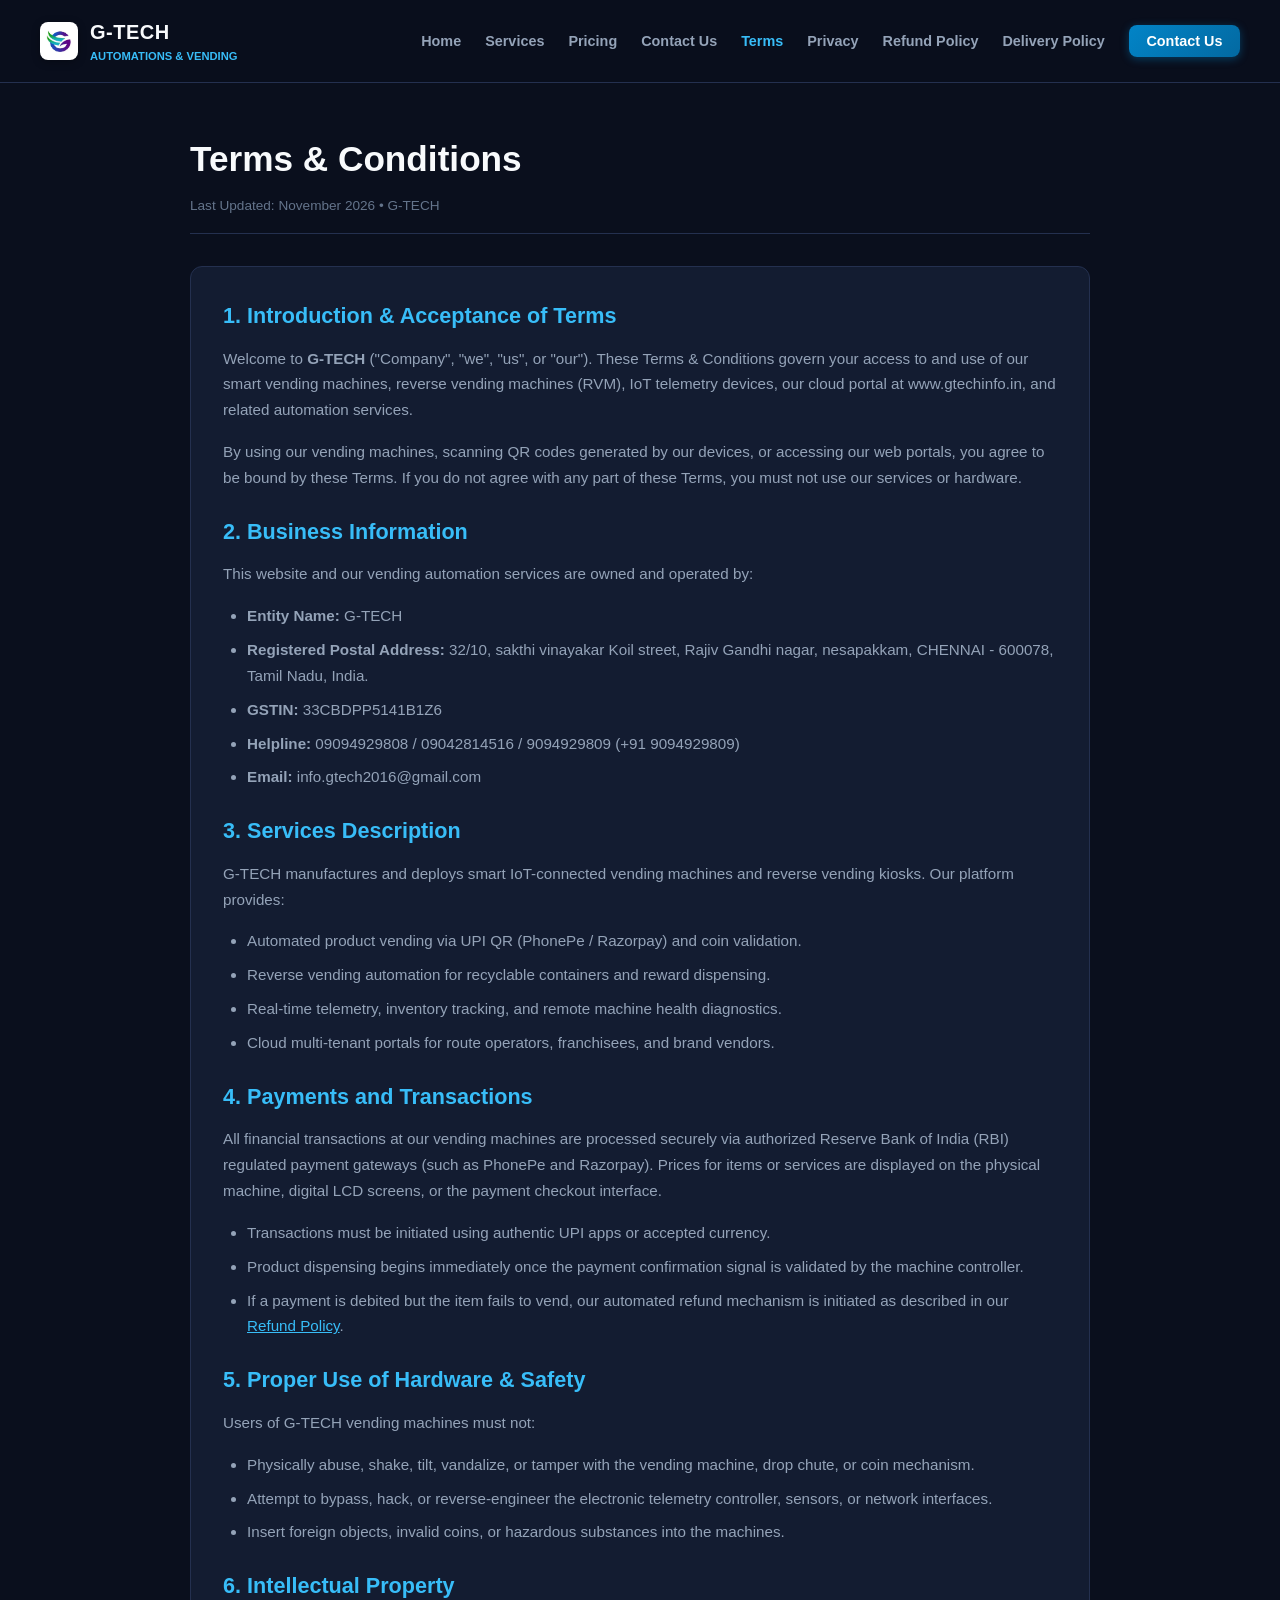
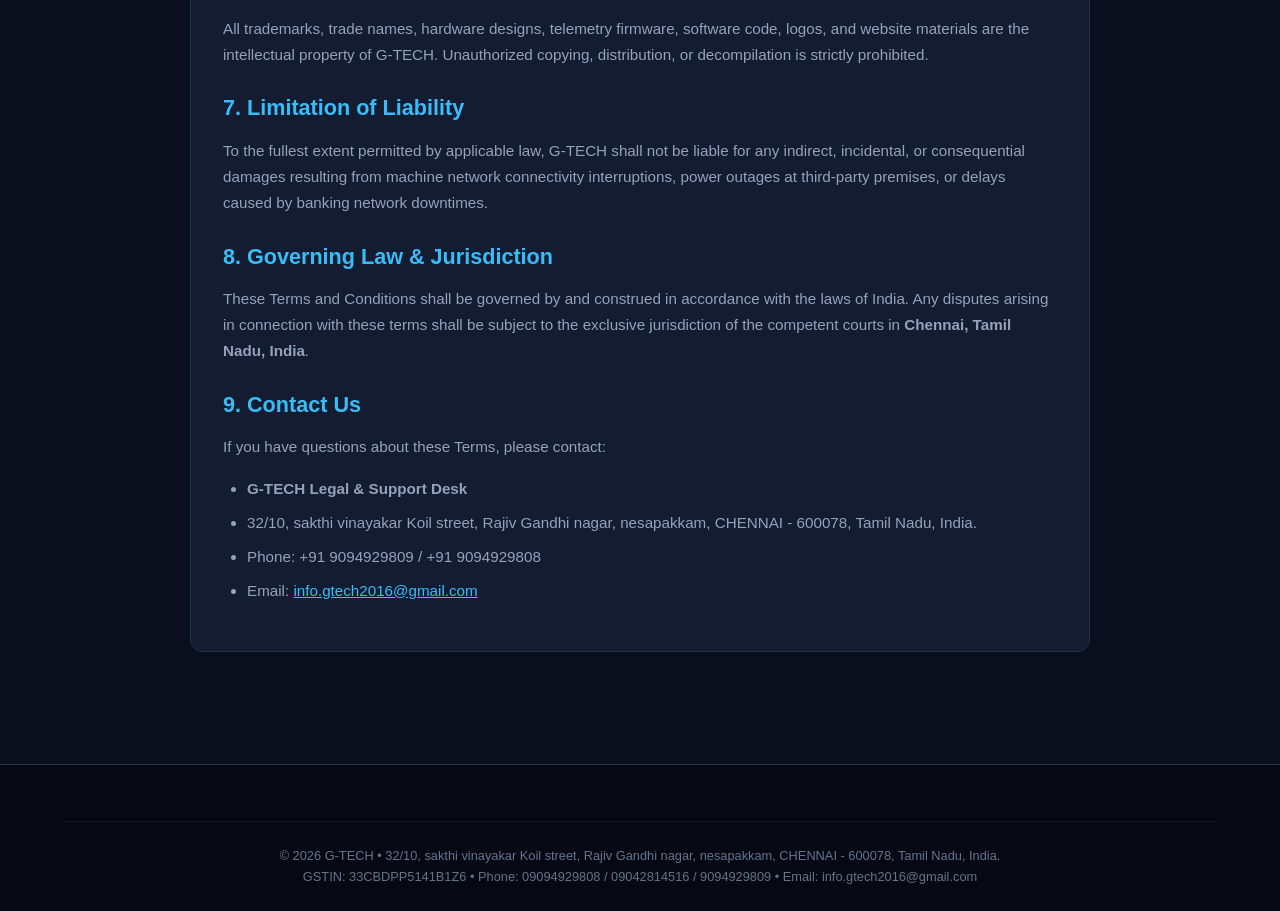
<file: frontend/public-website/terms.html>
<!DOCTYPE html>
<html lang="en">
<head>
    <meta charset="UTF-8">
    <meta name="viewport" content="width=device-width, initial-scale=1.0">
    <title>Terms & Conditions | G-TECH Smart Vending & Automations</title>
    <meta name="description" content="Official Terms & Conditions of G-TECH Smart Vending & Automations, Chennai, Tamil Nadu.">
    <link rel="icon" type="image/png" href="gtech-icon.png">
    <link rel="stylesheet" href="styles.css?v=1.0">
</head>
<body>

    <!-- Header Navigation -->
    <header class="site-header">
        <div class="container nav-wrapper">
            <a href="/" class="brand-link">
                <div class="brand-logo">
                    <img src="gtech-icon.png" alt="G-TECH Logo">
                </div>
                <div>
                    <div class="brand-name">G-TECH</div>
                    <div class="brand-sub">Automations & Vending</div>
                </div>
            </a>
            <nav>
                <ul class="nav-links">
                    <li><a href="/">Home</a></li>
                    <li><a href="/#services">Services</a></li>
                    <li><a href="/#pricing">Pricing</a></li>
                    <li><a href="/contact">Contact Us</a></li>
                    <li><a href="/terms" class="active">Terms</a></li>
                    <li><a href="/privacy">Privacy</a></li>
                    <li><a href="/refund-policy">Refund Policy</a></li>
                    <li><a href="/shipping-policy">Delivery Policy</a></li>
                    <li><a href="/contact" class="btn-header">Contact Us</a></li>
                </ul>
            </nav>
        </div>
    </header>

    <main class="content-wrapper container">
        <h1 class="page-title">Terms & Conditions</h1>
        <p class="page-meta">Last Updated: November 2026 • G-TECH</p>

        <div class="policy-card">
            <h2>1. Introduction & Acceptance of Terms</h2>
            <p>
                Welcome to <strong>G-TECH</strong> ("Company", "we", "us", or "our"). These Terms & Conditions govern your access to and use of our smart vending machines, reverse vending machines (RVM), IoT telemetry devices, our cloud portal at <code>www.gtechinfo.in</code>, and related automation services.
            </p>
            <p>
                By using our vending machines, scanning QR codes generated by our devices, or accessing our web portals, you agree to be bound by these Terms. If you do not agree with any part of these Terms, you must not use our services or hardware.
            </p>

            <h2>2. Business Information</h2>
            <p>
                This website and our vending automation services are owned and operated by:
            </p>
            <ul>
                <li><strong>Entity Name:</strong> G-TECH</li>
                <li><strong>Registered Postal Address:</strong> 32/10, sakthi vinayakar Koil street, Rajiv Gandhi nagar, nesapakkam, CHENNAI - 600078, Tamil Nadu, India.</li>
                <li><strong>GSTIN:</strong> 33CBDPP5141B1Z6</li>
                <li><strong>Helpline:</strong> 09094929808 / 09042814516 / 9094929809 (+91 9094929809)</li>
                <li><strong>Email:</strong> info.gtech2016@gmail.com</li>
            </ul>

            <h2>3. Services Description</h2>
            <p>
                G-TECH manufactures and deploys smart IoT-connected vending machines and reverse vending kiosks. Our platform provides:
            </p>
            <ul>
                <li>Automated product vending via UPI QR (PhonePe / Razorpay) and coin validation.</li>
                <li>Reverse vending automation for recyclable containers and reward dispensing.</li>
                <li>Real-time telemetry, inventory tracking, and remote machine health diagnostics.</li>
                <li>Cloud multi-tenant portals for route operators, franchisees, and brand vendors.</li>
            </ul>

            <h2>4. Payments and Transactions</h2>
            <p>
                All financial transactions at our vending machines are processed securely via authorized Reserve Bank of India (RBI) regulated payment gateways (such as PhonePe and Razorpay). Prices for items or services are displayed on the physical machine, digital LCD screens, or the payment checkout interface.
            </p>
            <ul>
                <li>Transactions must be initiated using authentic UPI apps or accepted currency.</li>
                <li>Product dispensing begins immediately once the payment confirmation signal is validated by the machine controller.</li>
                <li>If a payment is debited but the item fails to vend, our automated refund mechanism is initiated as described in our <a href="/refund-policy" style="color: #38bdf8;">Refund Policy</a>.</li>
            </ul>

            <h2>5. Proper Use of Hardware & Safety</h2>
            <p>
                Users of G-TECH vending machines must not:
            </p>
            <ul>
                <li>Physically abuse, shake, tilt, vandalize, or tamper with the vending machine, drop chute, or coin mechanism.</li>
                <li>Attempt to bypass, hack, or reverse-engineer the electronic telemetry controller, sensors, or network interfaces.</li>
                <li>Insert foreign objects, invalid coins, or hazardous substances into the machines.</li>
            </ul>

            <h2>6. Intellectual Property</h2>
            <p>
                All trademarks, trade names, hardware designs, telemetry firmware, software code, logos, and website materials are the intellectual property of G-TECH. Unauthorized copying, distribution, or decompilation is strictly prohibited.
            </p>

            <h2>7. Limitation of Liability</h2>
            <p>
                To the fullest extent permitted by applicable law, G-TECH shall not be liable for any indirect, incidental, or consequential damages resulting from machine network connectivity interruptions, power outages at third-party premises, or delays caused by banking network downtimes.
            </p>

            <h2>8. Governing Law & Jurisdiction</h2>
            <p>
                These Terms and Conditions shall be governed by and construed in accordance with the laws of India. Any disputes arising in connection with these terms shall be subject to the exclusive jurisdiction of the competent courts in <strong>Chennai, Tamil Nadu, India</strong>.
            </p>

            <h2>9. Contact Us</h2>
            <p>
                If you have questions about these Terms, please contact:
            </p>
            <ul>
                <li><strong>G-TECH Legal & Support Desk</strong></li>
                <li>32/10, sakthi vinayakar Koil street, Rajiv Gandhi nagar, nesapakkam, CHENNAI - 600078, Tamil Nadu, India.</li>
                <li>Phone: +91 9094929809 / +91 9094929808</li>
                <li>Email: <a href="mailto:info.gtech2016@gmail.com" style="color: #38bdf8;">info.gtech2016@gmail.com</a></li>
            </ul>
        </div>
    </main>

    <!-- Site Footer -->
    <footer class="site-footer">
        <div class="container">
            <div class="footer-bottom">
                &copy; 2026 G-TECH • 32/10, sakthi vinayakar Koil street, Rajiv Gandhi nagar, nesapakkam, CHENNAI - 600078, Tamil Nadu, India.
                <br>
                GSTIN: 33CBDPP5141B1Z6 • Phone: 09094929808 / 09042814516 / 9094929809 • Email: info.gtech2016@gmail.com
            </div>
        </div>
    </footer>

</body>
</html>
</file>
<file: frontend/public-website/styles.css>
/* G-TECH Public Website & Compliance Stylesheet */
:root {
    --bg-dark: #0a0f1d;
    --bg-card: #131c31;
    --bg-card-hover: #1b2640;
    --border-subtle: #24304f;
    --primary: #0284c7;
    --primary-light: #38bdf8;
    --primary-glow: rgba(56, 189, 248, 0.2);
    --accent: #6366f1;
    --success: #10b981;
    --warning: #f59e0b;
    --text-primary: #f8fafc;
    --text-secondary: #94a3b8;
    --text-muted: #64748b;
    --radius-sm: 8px;
    --radius-md: 12px;
    --radius-lg: 20px;
    --font-sans: 'Inter', -apple-system, BlinkMacSystemFont, "Segoe UI", Roboto, Helvetica, Arial, sans-serif;
}

* {
    box-sizing: border-box;
    margin: 0;
    padding: 0;
    font-family: var(--font-sans);
}

body {
    background-color: var(--bg-dark);
    color: var(--text-primary);
    min-height: 100vh;
    display: flex;
    flex-direction: column;
    line-height: 1.6;
}

/* Container */
.container {
    width: 100%;
    max-width: 1200px;
    margin: 0 auto;
    padding: 0 1.5rem;
}

/* Navigation Header */
.site-header {
    background: rgba(10, 15, 29, 0.92);
    backdrop-filter: blur(12px);
    border-bottom: 1px solid var(--border-subtle);
    position: sticky;
    top: 0;
    z-index: 100;
}

.nav-wrapper {
    display: flex;
    justify-content: space-between;
    align-items: center;
    padding: 1rem 0;
}

.brand-link {
    display: flex;
    align-items: center;
    gap: 0.75rem;
    text-decoration: none;
    color: var(--text-primary);
}

.brand-logo {
    width: 38px;
    height: 38px;
    background: #ffffff;
    border-radius: 8px;
    padding: 3px;
    display: flex;
    align-items: center;
    justify-content: center;
    box-shadow: 0 2px 8px rgba(0,0,0,0.3);
}

.brand-logo img {
    width: 32px;
    height: 32px;
    object-fit: contain;
}

.brand-name {
    font-size: 1.25rem;
    font-weight: 800;
    letter-spacing: 0.5px;
}

.brand-sub {
    font-size: 0.7rem;
    color: var(--primary-light);
    font-weight: 600;
    text-transform: uppercase;
}

.nav-links {
    display: flex;
    align-items: center;
    gap: 1.5rem;
    list-style: none;
}

.nav-links a {
    color: var(--text-secondary);
    text-decoration: none;
    font-size: 0.9rem;
    font-weight: 600;
    transition: color 0.2s;
}

.nav-links a:hover, .nav-links a.active {
    color: var(--primary-light);
}

.btn-header {
    background: linear-gradient(135deg, #0284c7, #0369a1);
    color: #ffffff !important;
    padding: 0.5rem 1.1rem;
    border-radius: var(--radius-sm);
    box-shadow: 0 2px 8px rgba(2, 132, 199, 0.4);
    font-weight: 700 !important;
}

.btn-header:hover {
    background: linear-gradient(135deg, #0369a1, #075985);
}

/* Hero Section */
.hero-section {
    padding: 4.5rem 0 3.5rem;
    text-align: center;
    background: radial-gradient(circle at 50% 20%, rgba(2, 132, 199, 0.12), transparent 70%);
}

.hero-badge {
    display: inline-flex;
    align-items: center;
    gap: 0.4rem;
    background: rgba(56, 189, 248, 0.1);
    border: 1px solid rgba(56, 189, 248, 0.3);
    color: var(--primary-light);
    font-size: 0.8rem;
    font-weight: 700;
    padding: 0.35rem 0.9rem;
    border-radius: 9999px;
    margin-bottom: 1.25rem;
}

.hero-title {
    font-size: 2.8rem;
    font-weight: 900;
    line-height: 1.2;
    margin-bottom: 1.25rem;
    background: linear-gradient(180deg, #ffffff 0%, #94a3b8 100%);
    -webkit-background-clip: text;
    -webkit-text-fill-color: transparent;
}

.hero-desc {
    font-size: 1.1rem;
    color: var(--text-secondary);
    max-width: 720px;
    margin: 0 auto 2rem;
}

.hero-actions {
    display: flex;
    justify-content: center;
    gap: 1rem;
    flex-wrap: wrap;
}

.btn {
    display: inline-flex;
    align-items: center;
    gap: 0.5rem;
    padding: 0.75rem 1.5rem;
    border-radius: var(--radius-sm);
    font-size: 0.95rem;
    font-weight: 700;
    text-decoration: none;
    cursor: pointer;
    transition: all 0.2s;
    border: none;
}

.btn-primary {
    background: linear-gradient(135deg, #0284c7, #2563eb);
    color: #ffffff;
    box-shadow: 0 4px 14px rgba(2, 132, 199, 0.4);
}

.btn-primary:hover {
    transform: translateY(-2px);
    box-shadow: 0 6px 20px rgba(2, 132, 199, 0.6);
}

.btn-secondary {
    background: rgba(255, 255, 255, 0.05);
    color: var(--text-primary);
    border: 1px solid var(--border-subtle);
}

.btn-secondary:hover {
    background: rgba(255, 255, 255, 0.1);
    border-color: var(--primary-light);
}

/* Features Grid */
.features-section {
    padding: 3.5rem 0;
}

.section-title {
    font-size: 1.85rem;
    font-weight: 800;
    text-align: center;
    margin-bottom: 0.5rem;
}

.section-subtitle {
    text-align: center;
    color: var(--text-secondary);
    font-size: 0.95rem;
    margin-bottom: 2.5rem;
}

.grid-3 {
    display: grid;
    grid-template-columns: repeat(auto-fit, minmax(320px, 1fr));
    gap: 1.5rem;
}

.card {
    background: var(--bg-card);
    border: 1px solid var(--border-subtle);
    border-radius: var(--radius-md);
    padding: 1.75rem;
    transition: all 0.2s;
}

.card:hover {
    border-color: rgba(56, 189, 248, 0.4);
    transform: translateY(-2px);
}

.card-icon {
    font-size: 2rem;
    margin-bottom: 1rem;
}

.card h3 {
    font-size: 1.2rem;
    font-weight: 700;
    margin-bottom: 0.5rem;
    color: var(--text-primary);
}

.card p {
    font-size: 0.9rem;
    color: var(--text-secondary);
    line-height: 1.5;
}

/* Business Details Box (Mandatory for PhonePe PG) */
.business-info-box {
    background: linear-gradient(135deg, rgba(2, 132, 199, 0.08), rgba(99, 102, 241, 0.05));
    border: 1px solid rgba(56, 189, 248, 0.3);
    border-radius: var(--radius-lg);
    padding: 2rem;
    margin: 3rem 0;
}

.info-grid {
    display: grid;
    grid-template-columns: repeat(auto-fit, minmax(260px, 1fr));
    gap: 1.5rem;
    margin-top: 1.5rem;
}

.info-item {
    display: flex;
    gap: 0.75rem;
    align-items: flex-start;
}

.info-icon {
    font-size: 1.35rem;
    color: var(--primary-light);
    flex-shrink: 0;
}

.info-content strong {
    display: block;
    font-size: 0.8rem;
    text-transform: uppercase;
    color: var(--text-muted);
    letter-spacing: 0.5px;
    margin-bottom: 0.2rem;
}

.info-content span, .info-content a {
    color: var(--text-primary);
    font-size: 0.95rem;
    font-weight: 600;
    text-decoration: none;
}

.info-content a:hover {
    color: var(--primary-light);
    text-decoration: underline;
}

/* Compliance Content Pages (Terms, Privacy, Refund, Shipping) */
.content-wrapper {
    padding: 3rem 0 5rem;
    max-width: 900px;
    margin: 0 auto;
}

.page-title {
    font-size: 2.2rem;
    font-weight: 800;
    margin-bottom: 0.5rem;
}

.page-meta {
    color: var(--text-muted);
    font-size: 0.85rem;
    margin-bottom: 2rem;
    padding-bottom: 1rem;
    border-bottom: 1px solid var(--border-subtle);
}

.policy-card {
    background: var(--bg-card);
    border: 1px solid var(--border-subtle);
    border-radius: var(--radius-md);
    padding: 2rem;
    margin-bottom: 2rem;
}

.policy-card h2 {
    font-size: 1.35rem;
    font-weight: 700;
    color: var(--primary-light);
    margin: 1.5rem 0 0.75rem;
}

.policy-card h2:first-child {
    margin-top: 0;
}

.policy-card p, .policy-card ul {
    color: var(--text-secondary);
    font-size: 0.95rem;
    line-height: 1.7;
    margin-bottom: 1rem;
}

.policy-card ul {
    padding-left: 1.5rem;
}

.policy-card li {
    margin-bottom: 0.5rem;
}

/* Site Footer */
.site-footer {
    background: #060913;
    border-top: 1px solid var(--border-subtle);
    padding: 3.5rem 0 1.5rem;
    margin-top: auto;
}

.footer-grid {
    display: grid;
    grid-template-columns: 2fr 1fr 1fr;
    gap: 2.5rem;
    margin-bottom: 2.5rem;
}

.footer-col h4 {
    font-size: 0.95rem;
    font-weight: 700;
    color: var(--text-primary);
    margin-bottom: 1rem;
    text-transform: uppercase;
    letter-spacing: 0.5px;
}

.footer-col p {
    color: var(--text-secondary);
    font-size: 0.88rem;
    line-height: 1.6;
    margin-bottom: 0.6rem;
}

.footer-links {
    list-style: none;
}

.footer-links li {
    margin-bottom: 0.5rem;
}

.footer-links a {
    color: var(--text-secondary);
    text-decoration: none;
    font-size: 0.88rem;
    transition: color 0.2s;
}

.footer-links a:hover {
    color: var(--primary-light);
}

.footer-bottom {
    border-top: 1px solid rgba(255, 255, 255, 0.05);
    padding-top: 1.5rem;
    text-align: center;
    color: var(--text-muted);
    font-size: 0.8rem;
}

/* Responsive */
@media (max-width: 768px) {
    .nav-links {
        display: none;
    }
    .hero-title {
        font-size: 2rem;
    }
    .footer-grid {
        grid-template-columns: 1fr;
        gap: 2rem;
    }
}



/* Hero 2-Column Grid & Sign-In Form */
.hero-layout {
    display: grid;
    grid-template-columns: 1.15fr 0.85fr;
    gap: 2.5rem;
    align-items: center;
    text-align: left;
}

.hero-layout .hero-title {
    text-align: left;
}

.hero-layout .hero-desc {
    margin: 0 0 1.75rem 0;
    text-align: left;
}

.hero-company-badges {
    display: flex;
    flex-direction: column;
    gap: 0.6rem;
    margin-top: 1.5rem;
    font-size: 0.88rem;
    color: var(--text-secondary);
}

.hero-badge-row {
    display: flex;
    align-items: center;
    gap: 0.6rem;
}

.hero-badge-row strong {
    color: #ffffff;
}

.signin-card {
    background: linear-gradient(145deg, #131c31 0%, #0f172a 100%);
    border: 1px solid var(--border-subtle);
    border-radius: var(--radius-lg);
    padding: 2rem;
    box-shadow: 0 20px 40px rgba(0, 0, 0, 0.4), 0 0 0 1px rgba(56, 189, 248, 0.1);
    position: relative;
    overflow: hidden;
}

.signin-card::before {
    content: \'\';
    position: absolute;
    top: 0;
    left: 0;
    right: 0;
    height: 3px;
    background: linear-gradient(90deg, #0284c7, #38bdf8, #6366f1);
}

.signin-header {
    text-align: center;
    margin-bottom: 1.5rem;
}

.signin-header h3 {
    font-size: 1.35rem;
    font-weight: 800;
    color: #ffffff;
    margin-bottom: 0.35rem;
}

.signin-header p {
    font-size: 0.82rem;
    color: var(--text-secondary);
}

.signin-tabs {
    display: grid;
    grid-template-columns: 1fr 1fr;
    gap: 0.4rem;
    background: rgba(10, 15, 29, 0.6);
    padding: 0.3rem;
    border-radius: var(--radius-sm);
    margin-bottom: 1.25rem;
    border: 1px solid rgba(255, 255, 255, 0.05);
}

.signin-tab {
    background: transparent;
    border: none;
    color: var(--text-secondary);
    padding: 0.5rem 0.75rem;
    font-size: 0.8rem;
    font-weight: 700;
    border-radius: 6px;
    cursor: pointer;
    transition: all 0.2s;
    text-align: center;
}

.signin-tab.active {
    background: linear-gradient(135deg, #0284c7, #2563eb);
    color: #ffffff;
    box-shadow: 0 2px 8px rgba(2, 132, 199, 0.3);
}

.signin-form-group {
    margin-bottom: 1rem;
    text-align: left;
}

.signin-form-group label {
    display: block;
    font-size: 0.8rem;
    font-weight: 600;
    color: var(--text-secondary);
    margin-bottom: 0.4rem;
}

.signin-input-wrapper {
    position: relative;
    display: flex;
    align-items: center;
}

.signin-input {
    width: 100%;
    background: #0a0f1d;
    border: 1px solid var(--border-subtle);
    border-radius: var(--radius-sm);
    padding: 0.7rem 0.9rem;
    color: #ffffff;
    font-size: 0.9rem;
    transition: border-color 0.2s, box-shadow 0.2s;
}

.signin-input:focus {
    outline: none;
    border-color: var(--primary-light);
    box-shadow: 0 0 0 3px var(--primary-glow);
}

.signin-eye-btn {
    position: absolute;
    right: 0.75rem;
    background: none;
    border: none;
    color: var(--text-muted);
    cursor: pointer;
    font-size: 1rem;
    padding: 0.2rem;
}

.signin-btn-submit {
    width: 100%;
    padding: 0.8rem;
    background: linear-gradient(135deg, #0284c7, #2563eb);
    color: #ffffff;
    border: none;
    border-radius: var(--radius-sm);
    font-size: 0.95rem;
    font-weight: 700;
    cursor: pointer;
    display: flex;
    align-items: center;
    justify-content: center;
    gap: 0.5rem;
    box-shadow: 0 4px 14px rgba(2, 132, 199, 0.4);
    transition: all 0.2s;
    margin-top: 1.25rem;
}

.signin-btn-submit:hover {
    background: linear-gradient(135deg, #0369a1, #1d4ed8);
    transform: translateY(-1px);
}

.signin-btn-submit:disabled {
    opacity: 0.6;
    cursor: not-allowed;
    transform: none;
}

.signin-alert {
    padding: 0.65rem 0.85rem;
    border-radius: var(--radius-sm);
    font-size: 0.82rem;
    margin-bottom: 1rem;
    display: none;
    text-align: left;
    line-height: 1.4;
}

.signin-alert.error {
    display: block;
    background: rgba(239, 68, 68, 0.12);
    border: 1px solid rgba(239, 68, 68, 0.35);
    color: #fca5a5;
}

.signin-alert.success {
    display: block;
    background: rgba(16, 185, 129, 0.12);
    border: 1px solid rgba(16, 185, 129, 0.35);
    color: #86efac;
}

@media (max-width: 900px) {
    .hero-layout {
        grid-template-columns: 1fr;
        text-align: center;
    }
    .hero-layout .hero-title,
    .hero-layout .hero-desc {
        text-align: center;
    }
    .hero-company-badges {
        align-items: center;
    }
}

/* Pricing Section Styles */
.pricing-section {
    padding: 4rem 0;
    border-top: 1px solid var(--border-subtle);
    background: radial-gradient(circle at 50% 100%, rgba(2, 132, 199, 0.08), transparent 60%);
}

.pricing-grid {
    display: grid;
    grid-template-columns: repeat(auto-fit, minmax(260px, 1fr));
    gap: 1.5rem;
    margin-top: 2.5rem;
}

.pricing-card {
    background: var(--bg-card);
    border: 1px solid var(--border-subtle);
    border-radius: var(--radius-lg);
    padding: 2.25rem 1.6rem 2rem;
    display: flex;
    flex-direction: column;
    justify-content: space-between;
    position: relative;
    transition: transform 0.2s ease, border-color 0.2s ease, box-shadow 0.2s ease;
}

.pricing-card:hover {
    border-color: rgba(56, 189, 248, 0.4);
    transform: translateY(-4px);
    box-shadow: 0 16px 36px rgba(0, 0, 0, 0.35);
}

.pricing-card.featured {
    border-color: var(--primary-light);
    background: linear-gradient(180deg, rgba(2, 132, 199, 0.14) 0%, var(--bg-card) 45%);
    box-shadow: 0 0 25px rgba(56, 189, 248, 0.18);
}

.pricing-badge {
    position: absolute;
    top: -12px;
    right: 20px;
    background: linear-gradient(135deg, #0284c7, #2563eb);
    color: #ffffff;
    font-size: 0.72rem;
    font-weight: 800;
    padding: 0.3rem 0.8rem;
    border-radius: 9999px;
    text-transform: uppercase;
    letter-spacing: 0.6px;
    box-shadow: 0 2px 8px rgba(2, 132, 199, 0.5);
}

.pricing-header h3 {
    font-size: 1.25rem;
    font-weight: 800;
    color: #ffffff;
    margin-bottom: 0.4rem;
}

.pricing-header p {
    font-size: 0.82rem;
    color: var(--text-secondary);
    min-height: 2.5rem;
    line-height: 1.4;
}

.pricing-amount {
    margin: 1.5rem 0 1.25rem;
    display: flex;
    align-items: baseline;
    gap: 0.3rem;
}

.pricing-amount .currency {
    font-size: 1.4rem;
    font-weight: 700;
    color: var(--primary-light);
}

.pricing-amount .price {
    font-size: 2.3rem;
    font-weight: 900;
    color: #ffffff;
    line-height: 1;
}

.pricing-amount .period {
    font-size: 0.82rem;
    color: var(--text-secondary);
}

.pricing-features {
    list-style: none;
    margin: 1rem 0 1.75rem 0;
    padding: 0;
    display: flex;
    flex-direction: column;
    gap: 0.7rem;
    font-size: 0.86rem;
    color: var(--text-secondary);
}

.pricing-features li {
    display: flex;
    align-items: flex-start;
    gap: 0.6rem;
    line-height: 1.4;
}

.pricing-features li span.check {
    color: var(--success);
    font-weight: 800;
    font-size: 1.05rem;
    line-height: 1;
}

.pricing-card .btn {
    width: 100%;
    justify-content: center;
    font-size: 0.88rem;
    padding: 0.7rem 1rem;
}

.pricing-tax-note {
    font-size: 0.82rem;
    color: var(--text-muted);
    text-align: center;
    margin-top: 2rem;
    line-height: 1.6;
}
</file>
